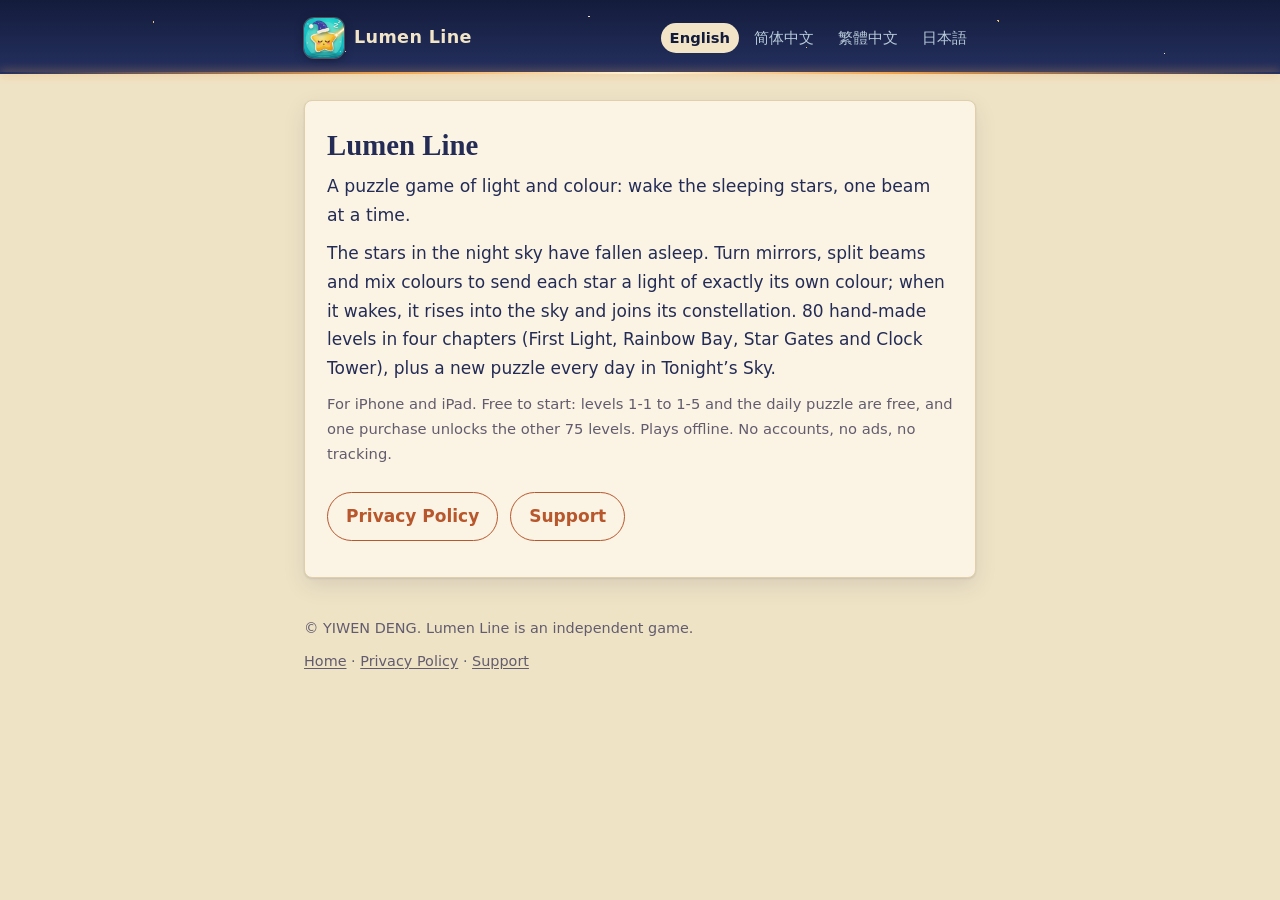
<file: index.html>
<!doctype html>
<html lang="en">
<head>
<meta charset="utf-8">
<meta name="viewport" content="width=device-width,initial-scale=1">
<meta name="color-scheme" content="light dark">
<meta name="description" content="Lumen Line: a puzzle game of light and colour. Wake the sleeping stars, one beam at a time.">
<title>Lumen Line</title>
<link rel="icon" href="icon.png">
<link rel="stylesheet" href="style.css">
</head>
<body>
<div class="sky"><header><a class="brand" href="index.html"><img src="icon.png" alt="" width="40" height="40">Lumen Line</a><nav class="lang" aria-label="Language"><a href="index.html" hreflang="en" lang="en" aria-current="page">English</a><a href="index.zh.html" hreflang="zh-Hans" lang="zh-Hans">简体中文</a><a href="index.zh-Hant.html" hreflang="zh-Hant" lang="zh-Hant">繁體中文</a><a href="index.ja.html" hreflang="ja" lang="ja">日本語</a></nav></header></div>
<main><div class="sheet">
<h1>Lumen Line</h1>
<p class="lead">A puzzle game of light and colour: wake the sleeping stars, one beam at a time.</p>
<p>The stars in the night sky have fallen asleep. Turn mirrors, split beams and mix colours to send each star a light of exactly its own colour; when it wakes, it rises into the sky and joins its constellation. 80 hand-made levels in four chapters (First Light, Rainbow Bay, Star Gates and Clock Tower), plus a new puzzle every day in Tonight’s Sky.</p>
<p class="muted">For iPhone and iPad. Free to start: levels 1-1 to 1-5 and the daily puzzle are free, and one purchase unlocks the other 75 levels. Plays offline. No accounts, no ads, no tracking.</p>
<ul class="links"><li><a href="privacy.html">Privacy Policy</a></li><li><a href="support.html">Support</a></li></ul>
</div></main>
<footer><p>© YIWEN DENG. Lumen Line is an independent game.</p><p><a href="index.html">Home</a> · <a href="privacy.html">Privacy Policy</a> · <a href="support.html">Support</a></p></footer>
</body>
</html>
</file>
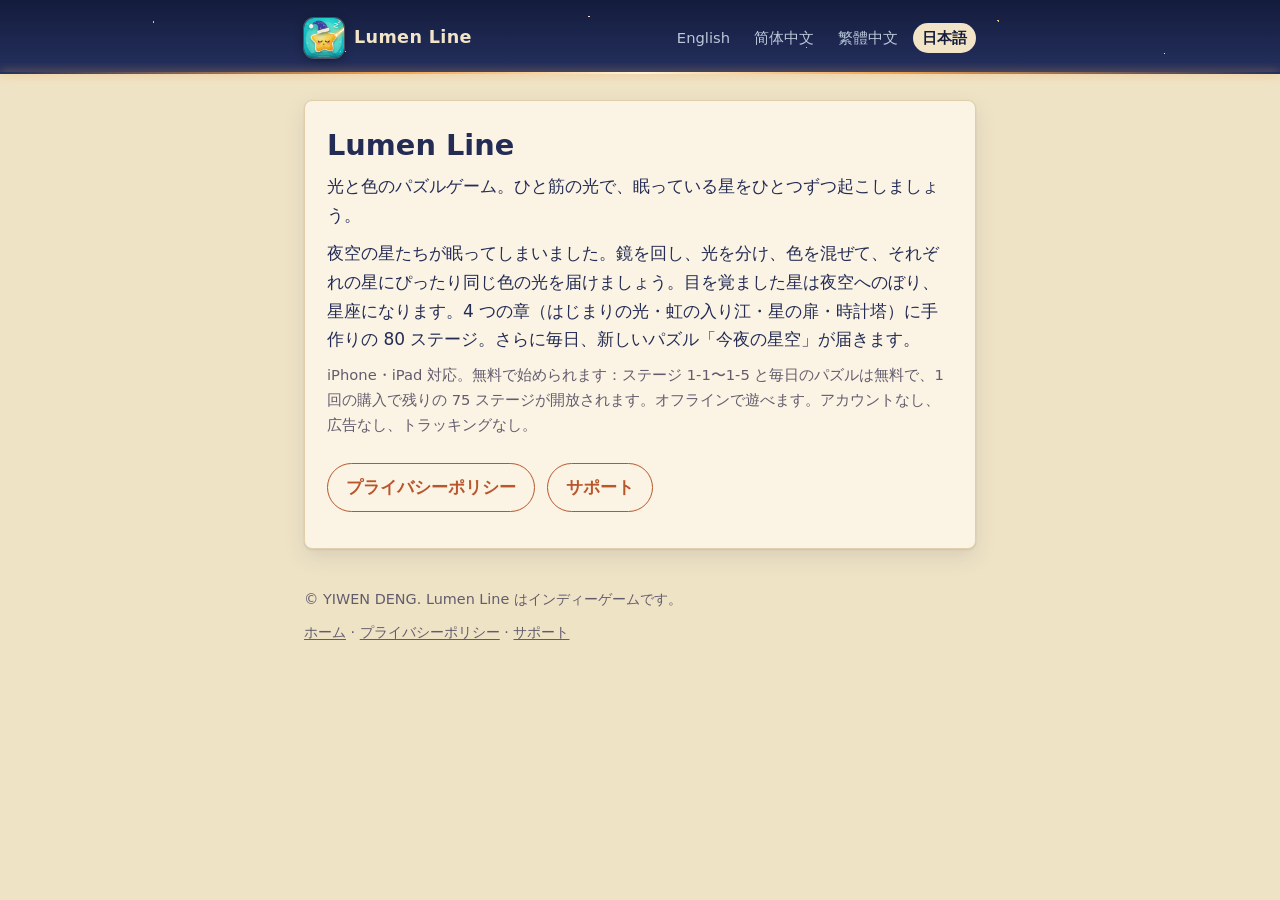
<file: index.ja.html>
<!doctype html>
<html lang="ja">
<head>
<meta charset="utf-8">
<meta name="viewport" content="width=device-width,initial-scale=1">
<meta name="color-scheme" content="light dark">
<meta name="description" content="Lumen Line：光と色のパズルゲーム。ひと筋の光で、眠っている星をひとつずつ起こしましょう。">
<title>Lumen Line</title>
<link rel="icon" href="icon.png">
<link rel="stylesheet" href="style.css">
</head>
<body>
<div class="sky"><header><a class="brand" href="index.ja.html"><img src="icon.png" alt="" width="40" height="40">Lumen Line</a><nav class="lang" aria-label="言語"><a href="index.html" hreflang="en" lang="en">English</a><a href="index.zh.html" hreflang="zh-Hans" lang="zh-Hans">简体中文</a><a href="index.zh-Hant.html" hreflang="zh-Hant" lang="zh-Hant">繁體中文</a><a href="index.ja.html" hreflang="ja" lang="ja" aria-current="page">日本語</a></nav></header></div>
<main><div class="sheet">
<h1>Lumen Line</h1>
<p class="lead">光と色のパズルゲーム。ひと筋の光で、眠っている星をひとつずつ起こしましょう。</p>
<p>夜空の星たちが眠ってしまいました。鏡を回し、光を分け、色を混ぜて、それぞれの星にぴったり同じ色の光を届けましょう。目を覚ました星は夜空へのぼり、星座になります。4 つの章（はじまりの光・虹の入り江・星の扉・時計塔）に手作りの 80 ステージ。さらに毎日、新しいパズル「今夜の星空」が届きます。</p>
<p class="muted">iPhone・iPad 対応。無料で始められます：ステージ 1-1〜1-5 と毎日のパズルは無料で、1 回の購入で残りの 75 ステージが開放されます。オフラインで遊べます。アカウントなし、広告なし、トラッキングなし。</p>
<ul class="links"><li><a href="privacy.ja.html">プライバシーポリシー</a></li><li><a href="support.ja.html">サポート</a></li></ul>
</div></main>
<footer><p>© YIWEN DENG. Lumen Line はインディーゲームです。</p><p><a href="index.ja.html">ホーム</a> · <a href="privacy.ja.html">プライバシーポリシー</a> · <a href="support.ja.html">サポート</a></p></footer>
</body>
</html>
</file>
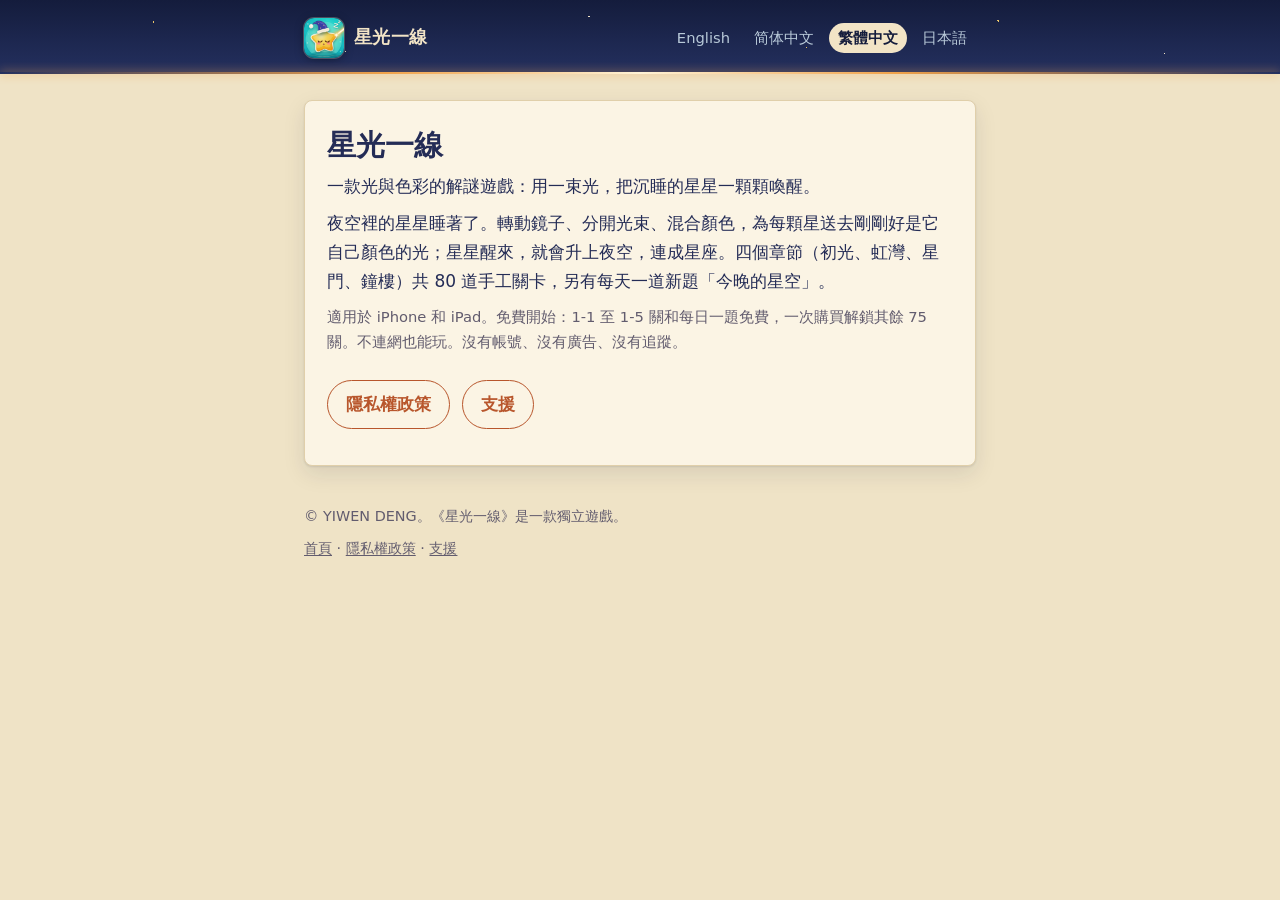
<file: index.zh-Hant.html>
<!doctype html>
<html lang="zh-Hant">
<head>
<meta charset="utf-8">
<meta name="viewport" content="width=device-width,initial-scale=1">
<meta name="color-scheme" content="light dark">
<meta name="description" content="《星光一線》：一款光與色彩的解謎遊戲，用一束光把沉睡的星星一顆顆喚醒。">
<title>星光一線</title>
<link rel="icon" href="icon.png">
<link rel="stylesheet" href="style.css">
</head>
<body>
<div class="sky"><header><a class="brand" href="index.zh-Hant.html"><img src="icon.png" alt="" width="40" height="40">星光一線</a><nav class="lang" aria-label="語言"><a href="index.html" hreflang="en" lang="en">English</a><a href="index.zh.html" hreflang="zh-Hans" lang="zh-Hans">简体中文</a><a href="index.zh-Hant.html" hreflang="zh-Hant" lang="zh-Hant" aria-current="page">繁體中文</a><a href="index.ja.html" hreflang="ja" lang="ja">日本語</a></nav></header></div>
<main><div class="sheet">
<h1>星光一線</h1>
<p class="lead">一款光與色彩的解謎遊戲：用一束光，把沉睡的星星一顆顆喚醒。</p>
<p>夜空裡的星星睡著了。轉動鏡子、分開光束、混合顏色，為每顆星送去剛剛好是它自己顏色的光；星星醒來，就會升上夜空，連成星座。四個章節（初光、虹灣、星門、鐘樓）共 80 道手工關卡，另有每天一道新題「今晚的星空」。</p>
<p class="muted">適用於 iPhone 和 iPad。免費開始：1-1 至 1-5 關和每日一題免費，一次購買解鎖其餘 75 關。不連網也能玩。沒有帳號、沒有廣告、沒有追蹤。</p>
<ul class="links"><li><a href="privacy.zh-Hant.html">隱私權政策</a></li><li><a href="support.zh-Hant.html">支援</a></li></ul>
</div></main>
<footer><p>© YIWEN DENG。《星光一線》是一款獨立遊戲。</p><p><a href="index.zh-Hant.html">首頁</a> · <a href="privacy.zh-Hant.html">隱私權政策</a> · <a href="support.zh-Hant.html">支援</a></p></footer>
</body>
</html>
</file>
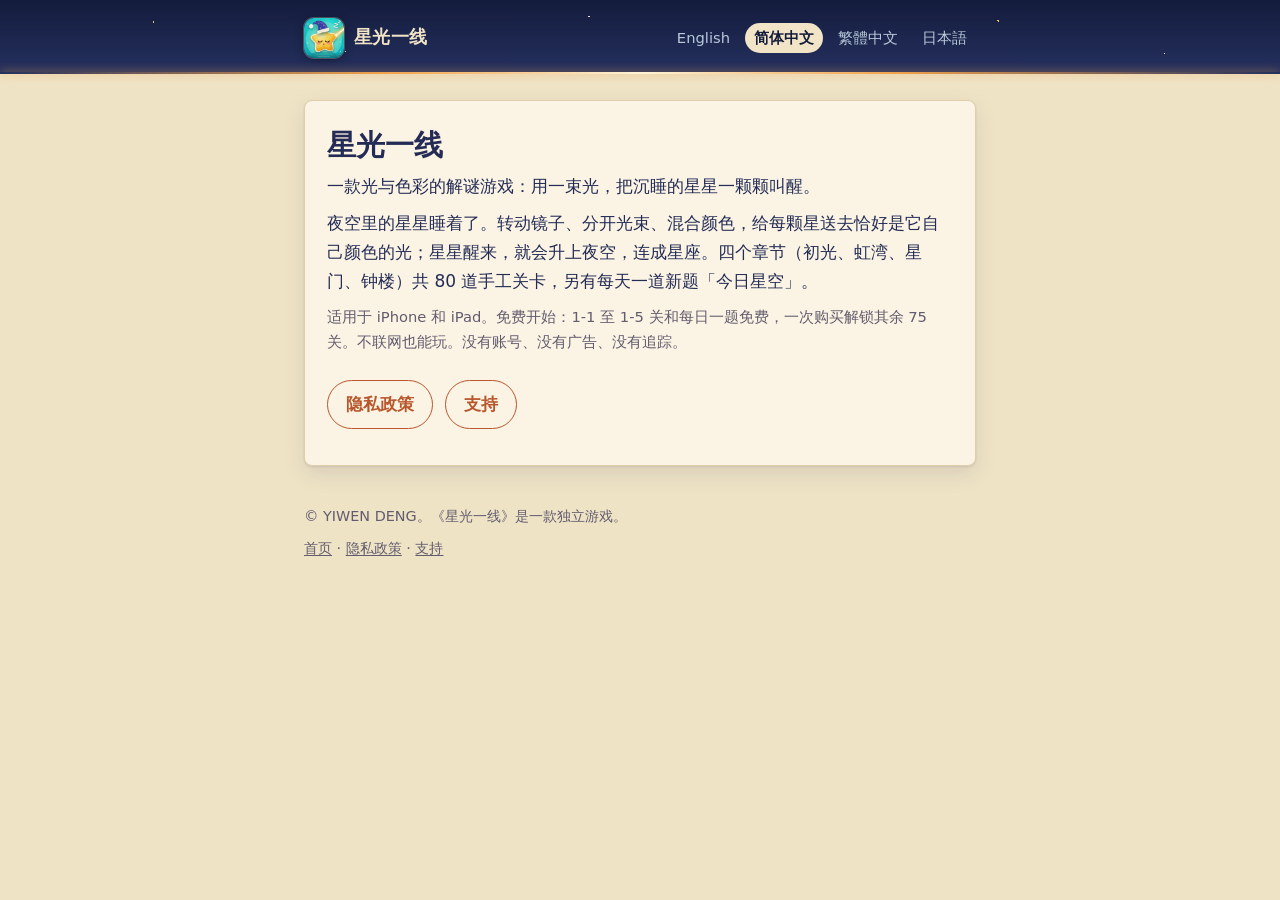
<file: index.zh.html>
<!doctype html>
<html lang="zh-Hans">
<head>
<meta charset="utf-8">
<meta name="viewport" content="width=device-width,initial-scale=1">
<meta name="color-scheme" content="light dark">
<meta name="description" content="《星光一线》：一款光与色彩的解谜游戏，用一束光把沉睡的星星一颗颗叫醒。">
<title>星光一线</title>
<link rel="icon" href="icon.png">
<link rel="stylesheet" href="style.css">
</head>
<body>
<div class="sky"><header><a class="brand" href="index.zh.html"><img src="icon.png" alt="" width="40" height="40">星光一线</a><nav class="lang" aria-label="语言"><a href="index.html" hreflang="en" lang="en">English</a><a href="index.zh.html" hreflang="zh-Hans" lang="zh-Hans" aria-current="page">简体中文</a><a href="index.zh-Hant.html" hreflang="zh-Hant" lang="zh-Hant">繁體中文</a><a href="index.ja.html" hreflang="ja" lang="ja">日本語</a></nav></header></div>
<main><div class="sheet">
<h1>星光一线</h1>
<p class="lead">一款光与色彩的解谜游戏：用一束光，把沉睡的星星一颗颗叫醒。</p>
<p>夜空里的星星睡着了。转动镜子、分开光束、混合颜色，给每颗星送去恰好是它自己颜色的光；星星醒来，就会升上夜空，连成星座。四个章节（初光、虹湾、星门、钟楼）共 80 道手工关卡，另有每天一道新题「今日星空」。</p>
<p class="muted">适用于 iPhone 和 iPad。免费开始：1-1 至 1-5 关和每日一题免费，一次购买解锁其余 75 关。不联网也能玩。没有账号、没有广告、没有追踪。</p>
<ul class="links"><li><a href="privacy.zh.html">隐私政策</a></li><li><a href="support.zh.html">支持</a></li></ul>
</div></main>
<footer><p>© YIWEN DENG。《星光一线》是一款独立游戏。</p><p><a href="index.zh.html">首页</a> · <a href="privacy.zh.html">隐私政策</a> · <a href="support.zh.html">支持</a></p></footer>
</body>
</html>
</file>
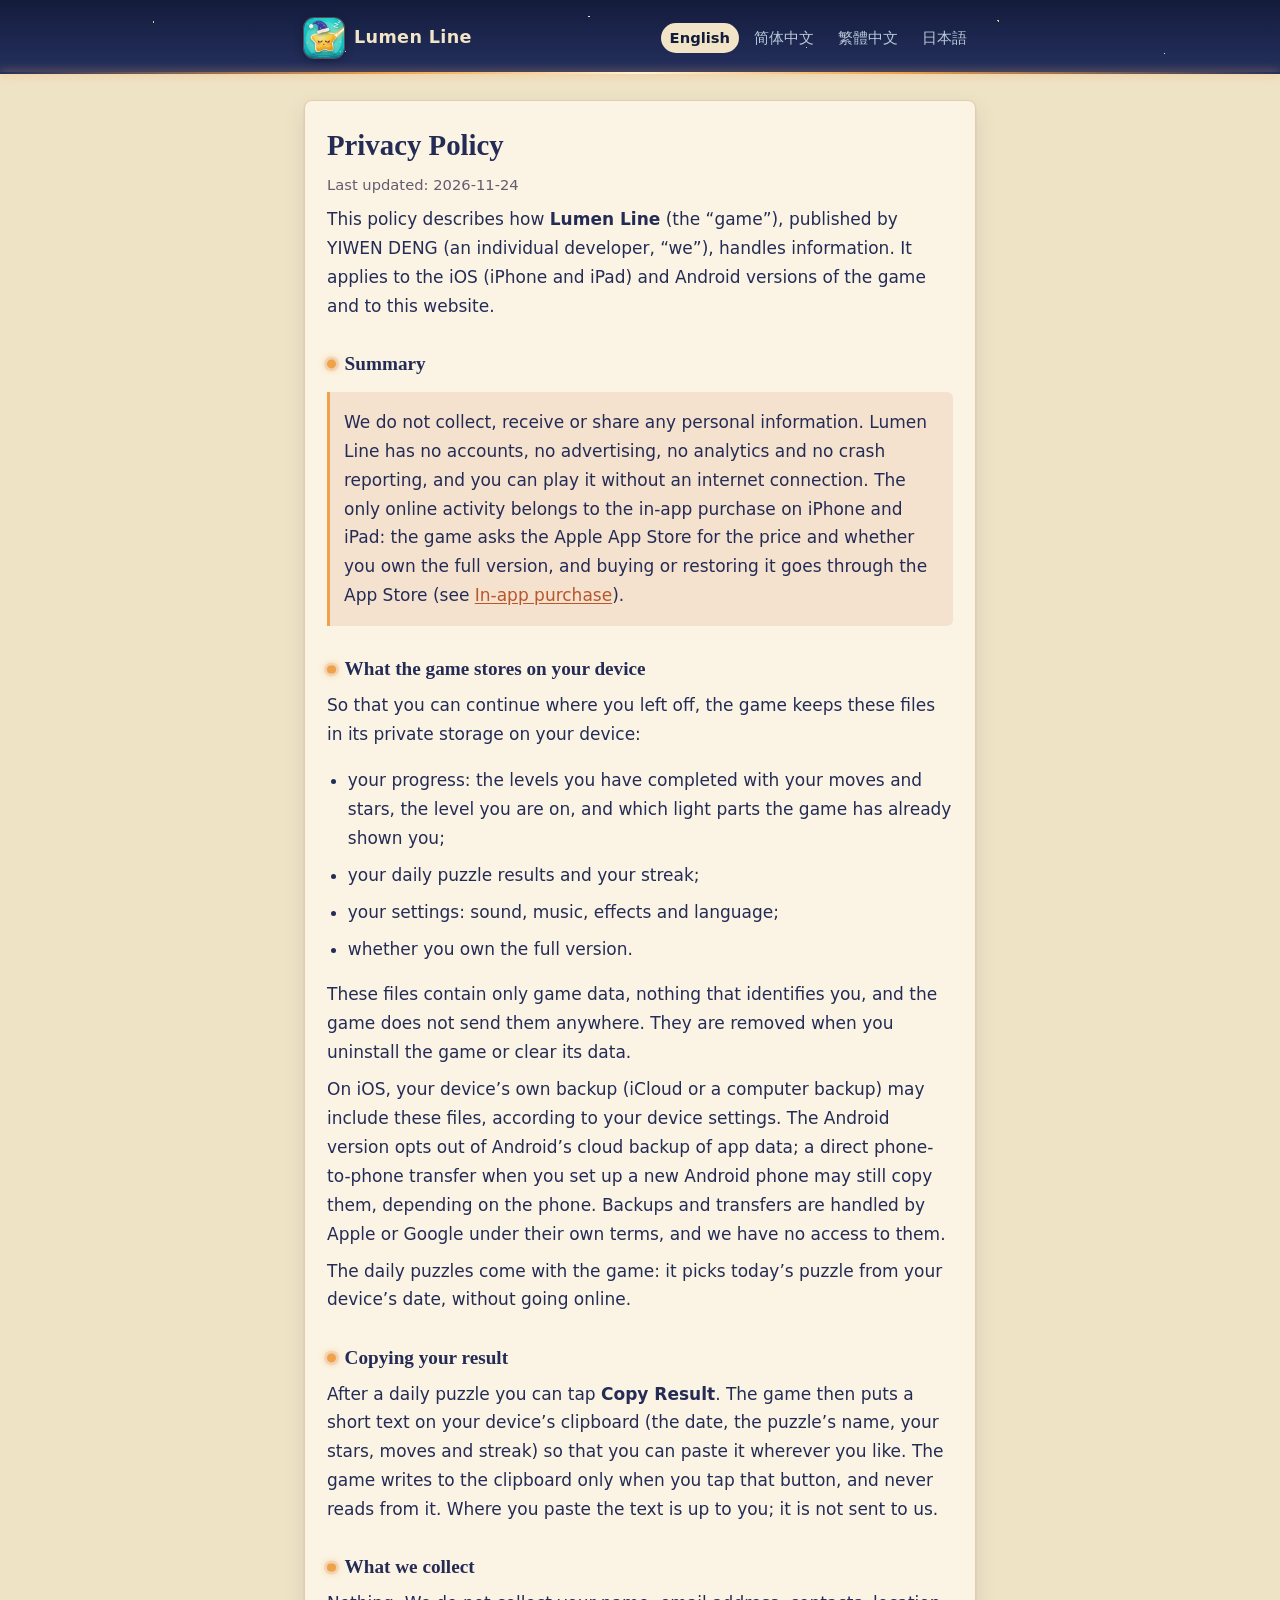
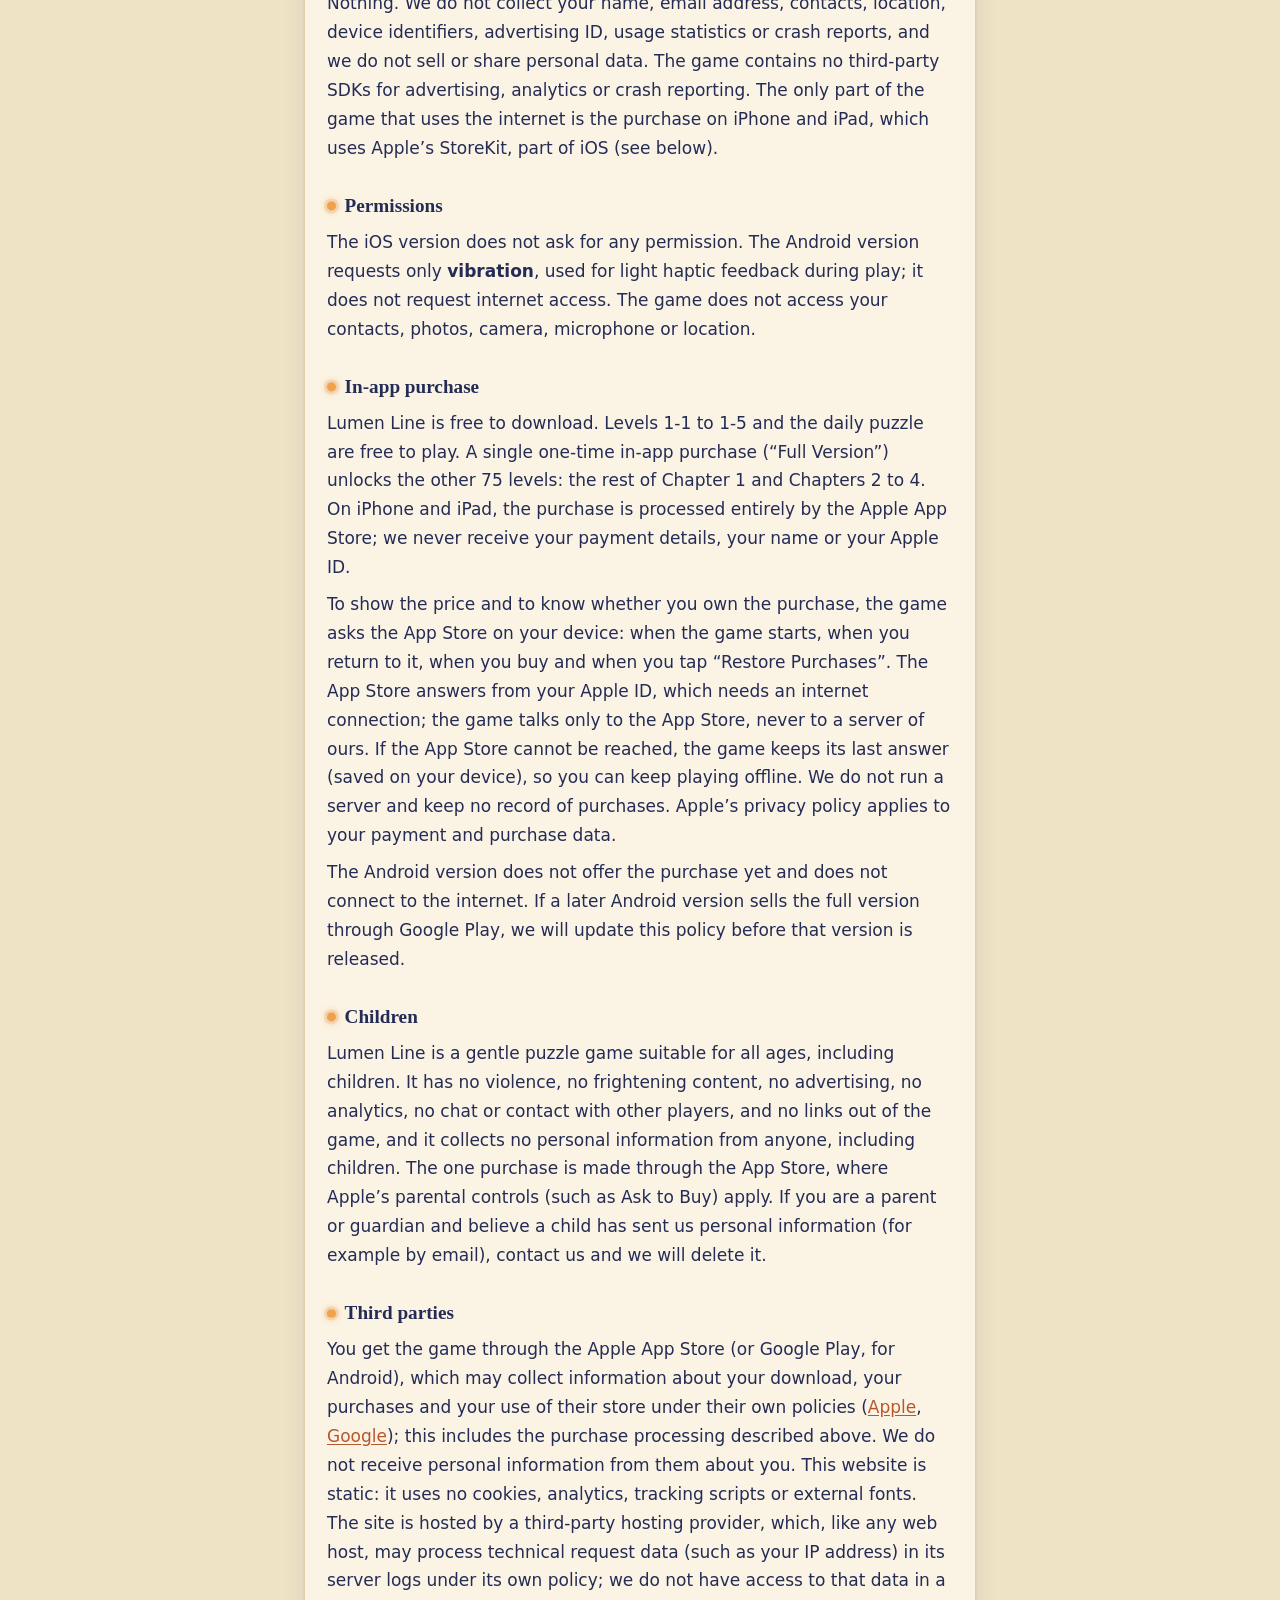
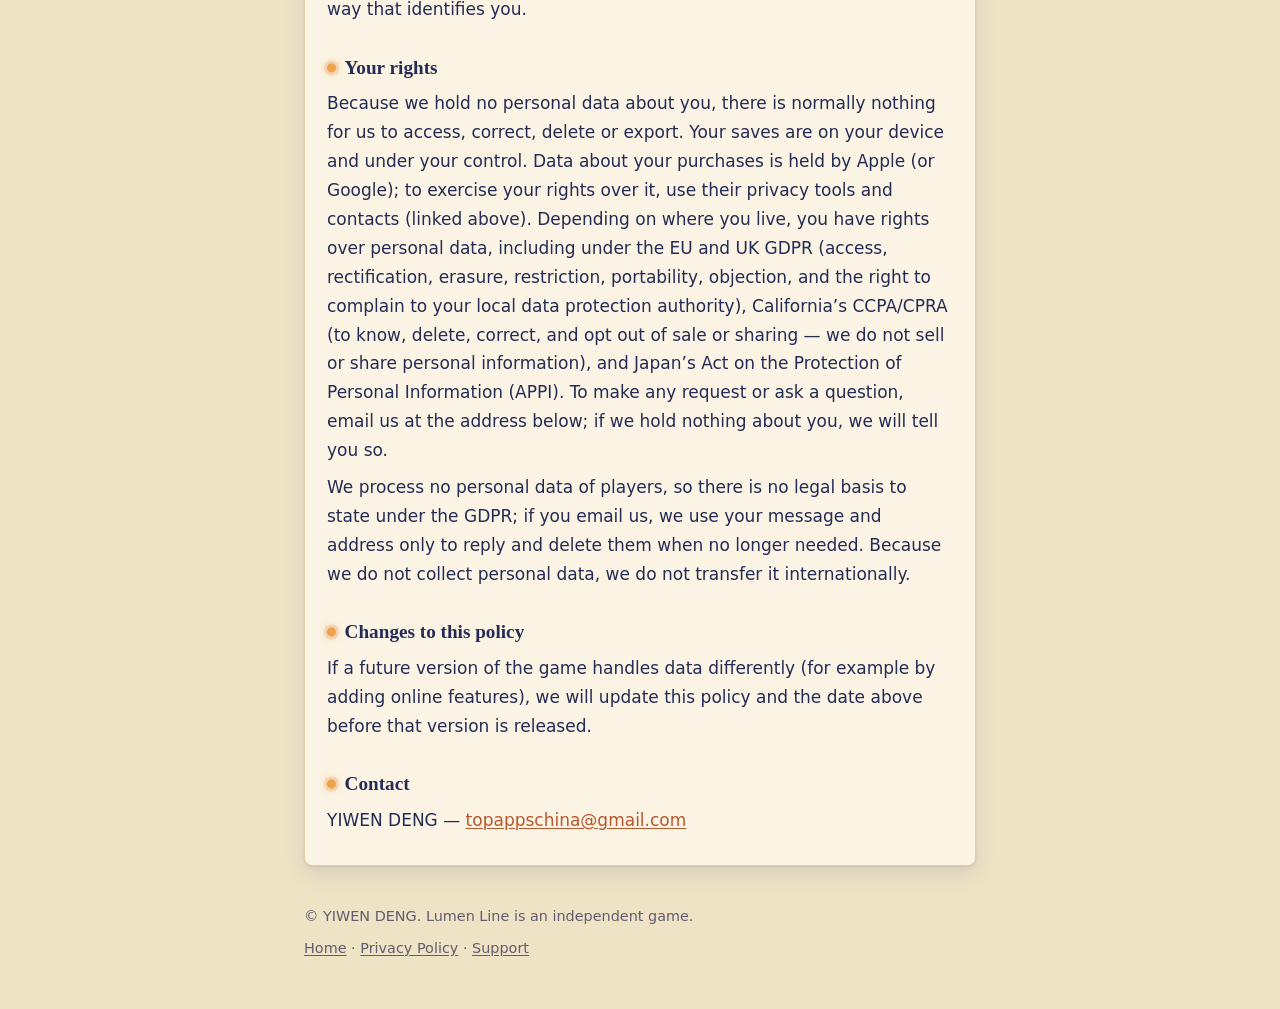
<file: privacy.html>
<!doctype html>
<html lang="en">
<head>
<meta charset="utf-8">
<meta name="viewport" content="width=device-width,initial-scale=1">
<meta name="color-scheme" content="light dark">
<meta name="description" content="Privacy policy for the mobile game Lumen Line.">
<title>Lumen Line — Privacy Policy</title>
<link rel="icon" href="icon.png">
<link rel="stylesheet" href="style.css">
</head>
<body>
<div class="sky"><header><a class="brand" href="index.html"><img src="icon.png" alt="" width="40" height="40">Lumen Line</a><nav class="lang" aria-label="Language"><a href="privacy.html" hreflang="en" lang="en" aria-current="page">English</a><a href="privacy.zh.html" hreflang="zh-Hans" lang="zh-Hans">简体中文</a><a href="privacy.zh-Hant.html" hreflang="zh-Hant" lang="zh-Hant">繁體中文</a><a href="privacy.ja.html" hreflang="ja" lang="ja">日本語</a></nav></header></div>
<main><div class="sheet">
<h1>Privacy Policy</h1>
<p class="muted">Last updated: 2026-11-24</p>
<p>This policy describes how <strong>Lumen Line</strong> (the “game”), published by YIWEN DENG (an individual developer, “we”), handles information. It applies to the iOS (iPhone and iPad) and Android versions of the game and to this website.</p>

<h2>Summary</h2>
<div class="note"><p>We do not collect, receive or share any personal information. Lumen Line has no accounts, no advertising, no analytics and no crash reporting, and you can play it without an internet connection. The only online activity belongs to the in-app purchase on iPhone and iPad: the game asks the Apple App Store for the price and whether you own the full version, and buying or restoring it goes through the App Store (see <a href="#purchase">In-app purchase</a>).</p></div>

<h2>What the game stores on your device</h2>
<p>So that you can continue where you left off, the game keeps these files in its private storage on your device:</p>
<ul>
<li>your progress: the levels you have completed with your moves and stars, the level you are on, and which light parts the game has already shown you;</li>
<li>your daily puzzle results and your streak;</li>
<li>your settings: sound, music, effects and language;</li>
<li>whether you own the full version.</li>
</ul>
<p>These files contain only game data, nothing that identifies you, and the game does not send them anywhere. They are removed when you uninstall the game or clear its data.</p>
<p>On iOS, your device’s own backup (iCloud or a computer backup) may include these files, according to your device settings. The Android version opts out of Android’s cloud backup of app data; a direct phone-to-phone transfer when you set up a new Android phone may still copy them, depending on the phone. Backups and transfers are handled by Apple or Google under their own terms, and we have no access to them.</p>
<p>The daily puzzles come with the game: it picks today’s puzzle from your device’s date, without going online.</p>

<h2 id="clipboard">Copying your result</h2>
<p>After a daily puzzle you can tap <strong>Copy Result</strong>. The game then puts a short text on your device’s clipboard (the date, the puzzle’s name, your stars, moves and streak) so that you can paste it wherever you like. The game writes to the clipboard only when you tap that button, and never reads from it. Where you paste the text is up to you; it is not sent to us.</p>

<h2>What we collect</h2>
<p>Nothing. We do not collect your name, email address, contacts, location, device identifiers, advertising ID, usage statistics or crash reports, and we do not sell or share personal data. The game contains no third-party SDKs for advertising, analytics or crash reporting. The only part of the game that uses the internet is the purchase on iPhone and iPad, which uses Apple’s StoreKit, part of iOS (see below).</p>

<h2>Permissions</h2>
<p>The iOS version does not ask for any permission. The Android version requests only <strong>vibration</strong>, used for light haptic feedback during play; it does not request internet access. The game does not access your contacts, photos, camera, microphone or location.</p>

<h2 id="purchase">In-app purchase</h2>
<p>Lumen Line is free to download. Levels 1-1 to 1-5 and the daily puzzle are free to play. A single one-time in-app purchase (“Full Version”) unlocks the other 75 levels: the rest of Chapter 1 and Chapters 2 to 4. On iPhone and iPad, the purchase is processed entirely by the Apple App Store; we never receive your payment details, your name or your Apple ID.</p>
<p>To show the price and to know whether you own the purchase, the game asks the App Store on your device: when the game starts, when you return to it, when you buy and when you tap “Restore Purchases”. The App Store answers from your Apple ID, which needs an internet connection; the game talks only to the App Store, never to a server of ours. If the App Store cannot be reached, the game keeps its last answer (saved on your device), so you can keep playing offline. We do not run a server and keep no record of purchases. Apple’s privacy policy applies to your payment and purchase data.</p>
<p>The Android version does not offer the purchase yet and does not connect to the internet. If a later Android version sells the full version through Google Play, we will update this policy before that version is released.</p>

<h2>Children</h2>
<p>Lumen Line is a gentle puzzle game suitable for all ages, including children. It has no violence, no frightening content, no advertising, no analytics, no chat or contact with other players, and no links out of the game, and it collects no personal information from anyone, including children. The one purchase is made through the App Store, where Apple’s parental controls (such as Ask to Buy) apply. If you are a parent or guardian and believe a child has sent us personal information (for example by email), contact us and we will delete it.</p>

<h2>Third parties</h2>
<p>You get the game through the Apple App Store (or Google Play, for Android), which may collect information about your download, your purchases and your use of their store under their own policies (<a href="https://www.apple.com/legal/privacy/">Apple</a>, <a href="https://policies.google.com/privacy">Google</a>); this includes the purchase processing described above. We do not receive personal information from them about you. This website is static: it uses no cookies, analytics, tracking scripts or external fonts. The site is hosted by a third-party hosting provider, which, like any web host, may process technical request data (such as your IP address) in its server logs under its own policy; we do not have access to that data in a way that identifies you.</p>

<h2>Your rights</h2>
<p>Because we hold no personal data about you, there is normally nothing for us to access, correct, delete or export. Your saves are on your device and under your control. Data about your purchases is held by Apple (or Google); to exercise your rights over it, use their privacy tools and contacts (linked above). Depending on where you live, you have rights over personal data, including under the EU and UK GDPR (access, rectification, erasure, restriction, portability, objection, and the right to complain to your local data protection authority), California’s CCPA/CPRA (to know, delete, correct, and opt out of sale or sharing — we do not sell or share personal information), and Japan’s Act on the Protection of Personal Information (APPI). To make any request or ask a question, email us at the address below; if we hold nothing about you, we will tell you so.</p>
<p>We process no personal data of players, so there is no legal basis to state under the GDPR; if you email us, we use your message and address only to reply and delete them when no longer needed. Because we do not collect personal data, we do not transfer it internationally.</p>

<h2>Changes to this policy</h2>
<p>If a future version of the game handles data differently (for example by adding online features), we will update this policy and the date above before that version is released.</p>

<h2>Contact</h2>
<p>YIWEN DENG — <a href="mailto:topappschina@gmail.com">topappschina@gmail.com</a></p>
</div></main>
<footer><p>© YIWEN DENG. Lumen Line is an independent game.</p><p><a href="index.html">Home</a> · <a href="privacy.html">Privacy Policy</a> · <a href="support.html">Support</a></p></footer>
</body>
</html>
</file>
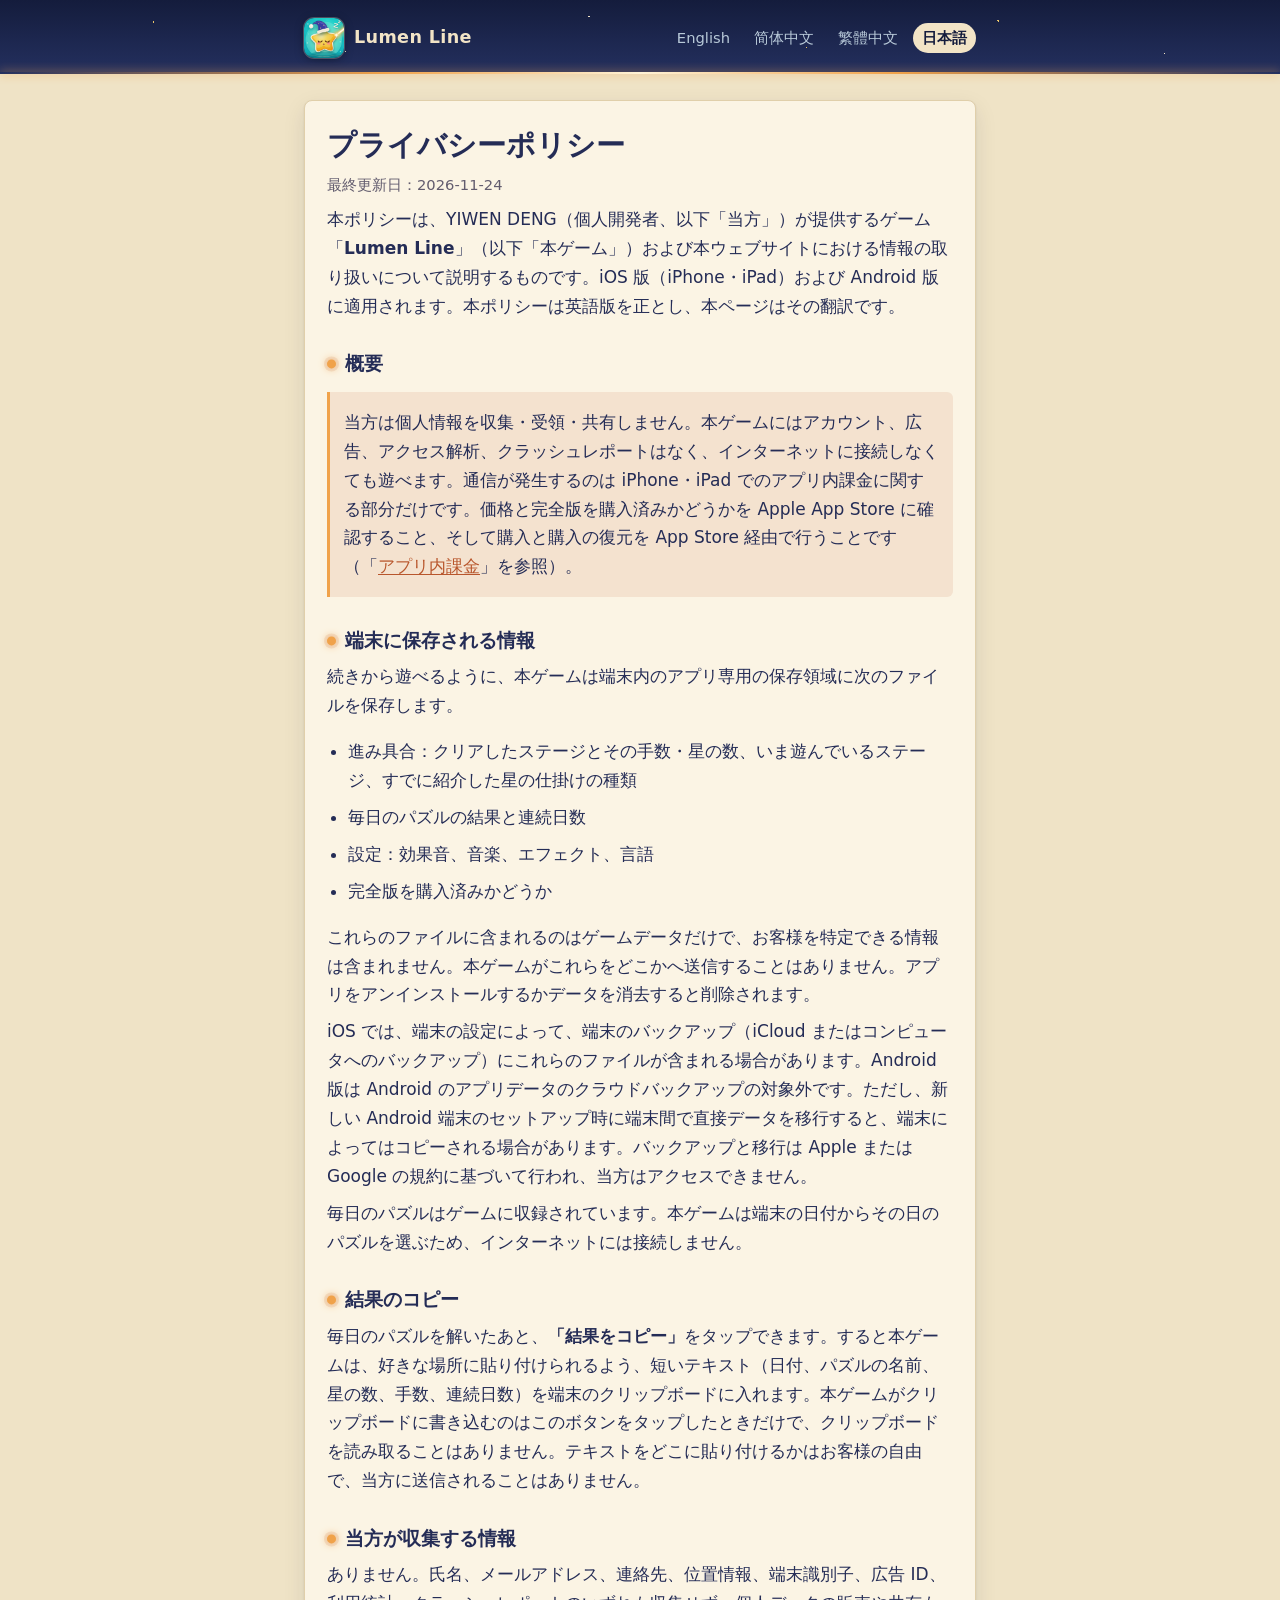
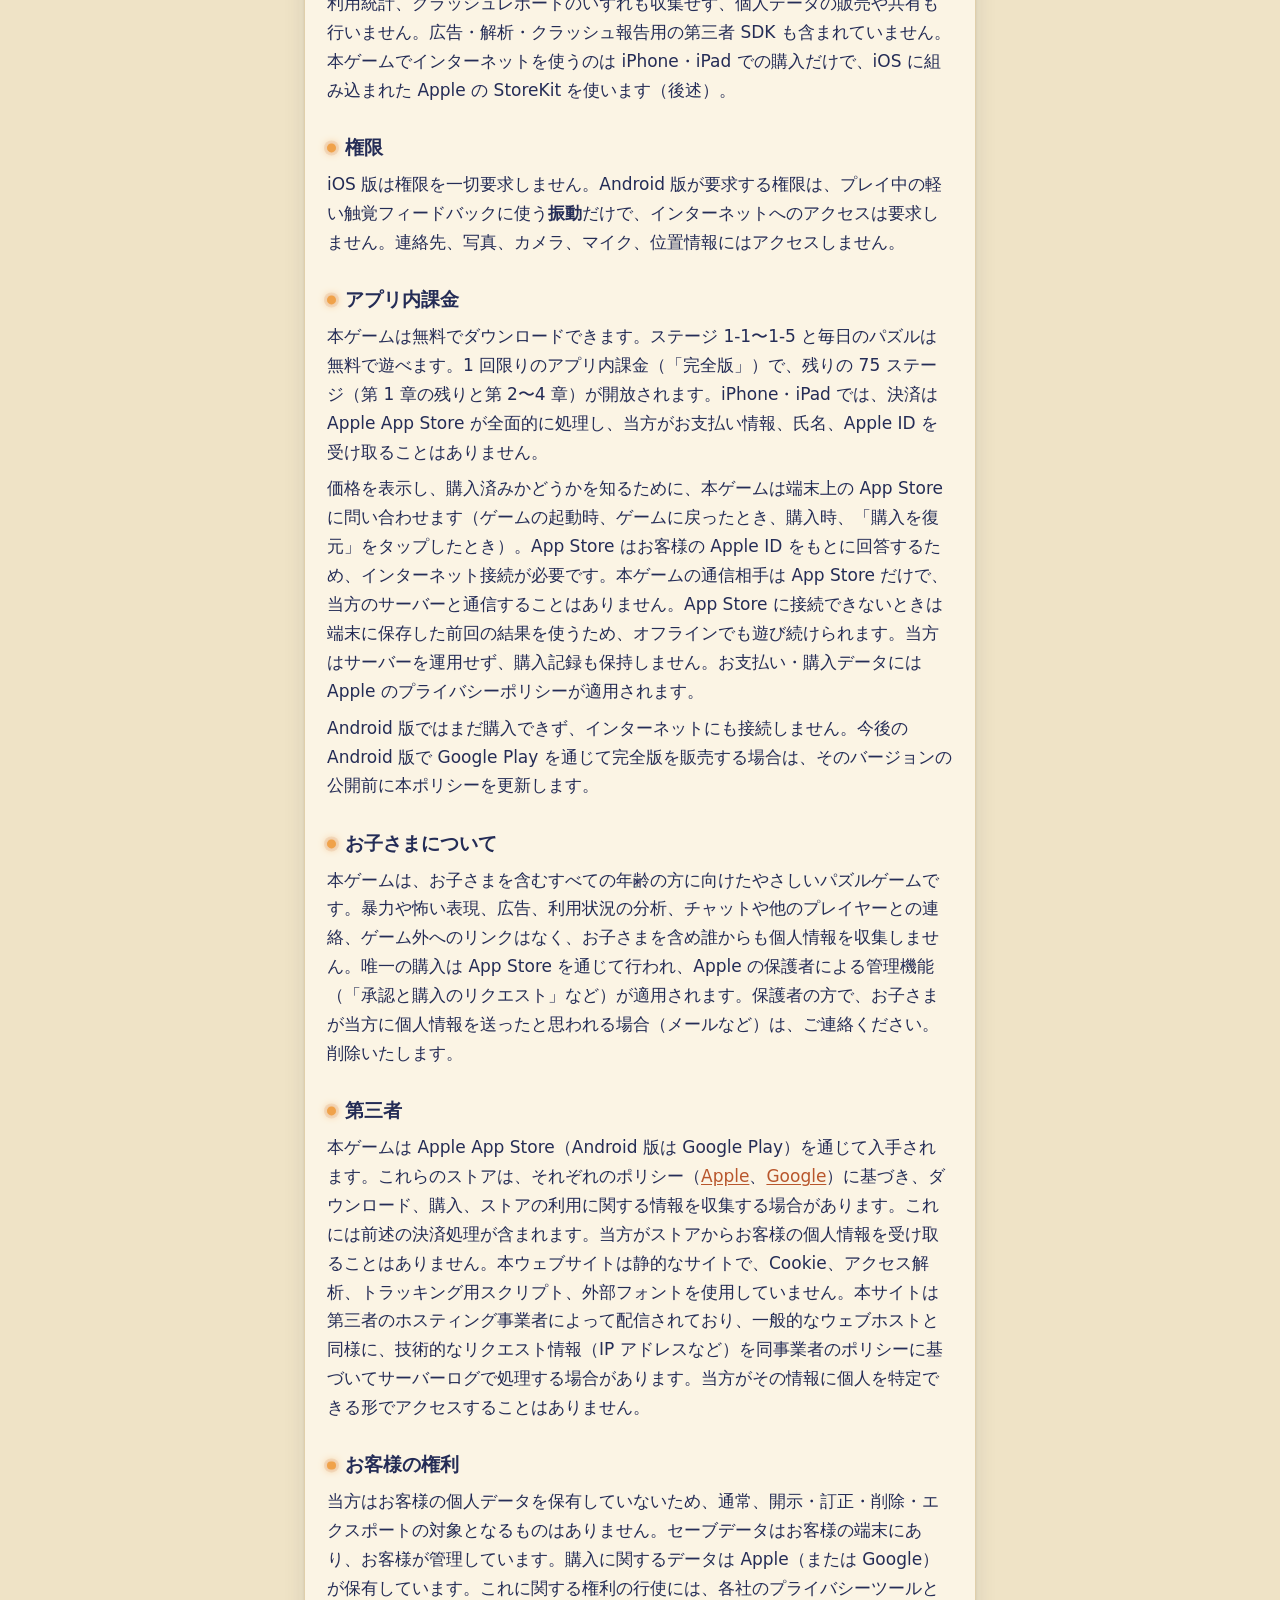
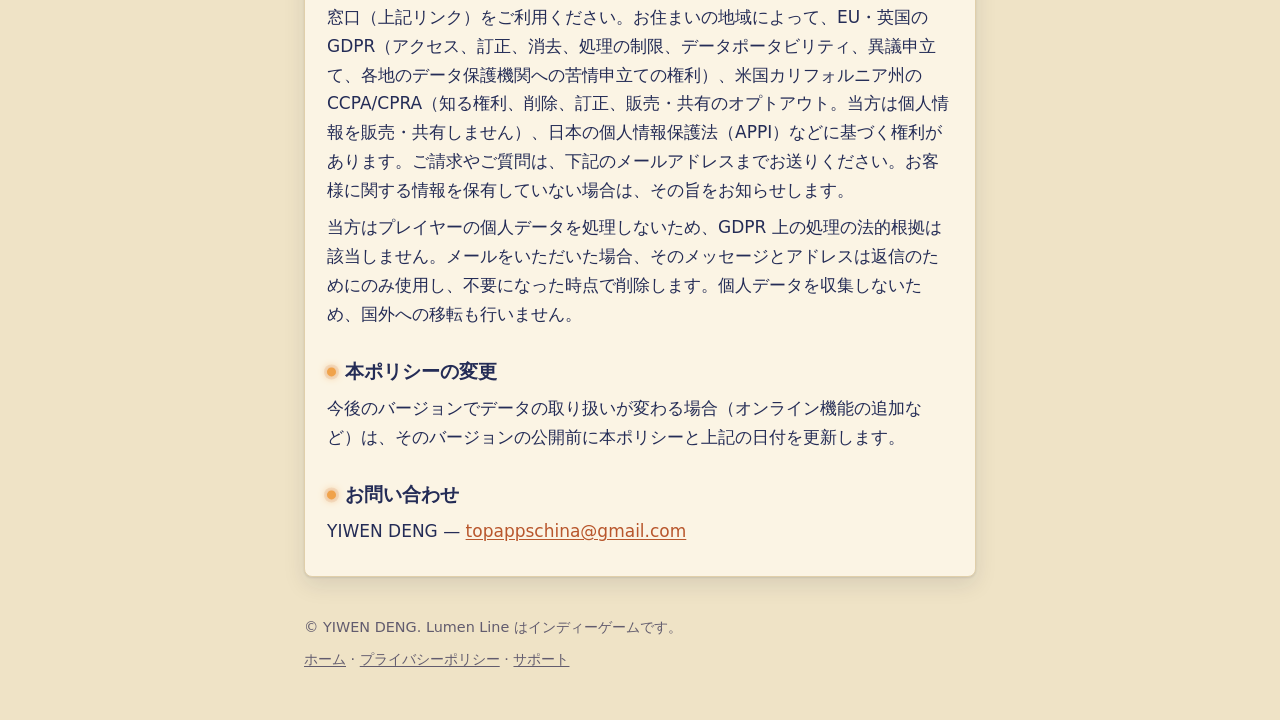
<file: privacy.ja.html>
<!doctype html>
<html lang="ja">
<head>
<meta charset="utf-8">
<meta name="viewport" content="width=device-width,initial-scale=1">
<meta name="color-scheme" content="light dark">
<meta name="description" content="モバイルゲーム「Lumen Line」のプライバシーポリシー。">
<title>Lumen Line — プライバシーポリシー</title>
<link rel="icon" href="icon.png">
<link rel="stylesheet" href="style.css">
</head>
<body>
<div class="sky"><header><a class="brand" href="index.ja.html"><img src="icon.png" alt="" width="40" height="40">Lumen Line</a><nav class="lang" aria-label="言語"><a href="privacy.html" hreflang="en" lang="en">English</a><a href="privacy.zh.html" hreflang="zh-Hans" lang="zh-Hans">简体中文</a><a href="privacy.zh-Hant.html" hreflang="zh-Hant" lang="zh-Hant">繁體中文</a><a href="privacy.ja.html" hreflang="ja" lang="ja" aria-current="page">日本語</a></nav></header></div>
<main><div class="sheet">
<h1>プライバシーポリシー</h1>
<p class="muted">最終更新日：2026-11-24</p>
<p>本ポリシーは、YIWEN DENG（個人開発者、以下「当方」）が提供するゲーム「<strong>Lumen Line</strong>」（以下「本ゲーム」）および本ウェブサイトにおける情報の取り扱いについて説明するものです。iOS 版（iPhone・iPad）および Android 版に適用されます。本ポリシーは英語版を正とし、本ページはその翻訳です。</p>

<h2>概要</h2>
<div class="note"><p>当方は個人情報を収集・受領・共有しません。本ゲームにはアカウント、広告、アクセス解析、クラッシュレポートはなく、インターネットに接続しなくても遊べます。通信が発生するのは iPhone・iPad でのアプリ内課金に関する部分だけです。価格と完全版を購入済みかどうかを Apple App Store に確認すること、そして購入と購入の復元を App Store 経由で行うことです（「<a href="#purchase">アプリ内課金</a>」を参照）。</p></div>

<h2>端末に保存される情報</h2>
<p>続きから遊べるように、本ゲームは端末内のアプリ専用の保存領域に次のファイルを保存します。</p>
<ul>
<li>進み具合：クリアしたステージとその手数・星の数、いま遊んでいるステージ、すでに紹介した星の仕掛けの種類</li>
<li>毎日のパズルの結果と連続日数</li>
<li>設定：効果音、音楽、エフェクト、言語</li>
<li>完全版を購入済みかどうか</li>
</ul>
<p>これらのファイルに含まれるのはゲームデータだけで、お客様を特定できる情報は含まれません。本ゲームがこれらをどこかへ送信することはありません。アプリをアンインストールするかデータを消去すると削除されます。</p>
<p>iOS では、端末の設定によって、端末のバックアップ（iCloud またはコンピュータへのバックアップ）にこれらのファイルが含まれる場合があります。Android 版は Android のアプリデータのクラウドバックアップの対象外です。ただし、新しい Android 端末のセットアップ時に端末間で直接データを移行すると、端末によってはコピーされる場合があります。バックアップと移行は Apple または Google の規約に基づいて行われ、当方はアクセスできません。</p>
<p>毎日のパズルはゲームに収録されています。本ゲームは端末の日付からその日のパズルを選ぶため、インターネットには接続しません。</p>

<h2 id="clipboard">結果のコピー</h2>
<p>毎日のパズルを解いたあと、<strong>「結果をコピー」</strong>をタップできます。すると本ゲームは、好きな場所に貼り付けられるよう、短いテキスト（日付、パズルの名前、星の数、手数、連続日数）を端末のクリップボードに入れます。本ゲームがクリップボードに書き込むのはこのボタンをタップしたときだけで、クリップボードを読み取ることはありません。テキストをどこに貼り付けるかはお客様の自由で、当方に送信されることはありません。</p>

<h2>当方が収集する情報</h2>
<p>ありません。氏名、メールアドレス、連絡先、位置情報、端末識別子、広告 ID、利用統計、クラッシュレポートのいずれも収集せず、個人データの販売や共有も行いません。広告・解析・クラッシュ報告用の第三者 SDK も含まれていません。本ゲームでインターネットを使うのは iPhone・iPad での購入だけで、iOS に組み込まれた Apple の StoreKit を使います（後述）。</p>

<h2>権限</h2>
<p>iOS 版は権限を一切要求しません。Android 版が要求する権限は、プレイ中の軽い触覚フィードバックに使う<strong>振動</strong>だけで、インターネットへのアクセスは要求しません。連絡先、写真、カメラ、マイク、位置情報にはアクセスしません。</p>

<h2 id="purchase">アプリ内課金</h2>
<p>本ゲームは無料でダウンロードできます。ステージ 1-1〜1-5 と毎日のパズルは無料で遊べます。1 回限りのアプリ内課金（「完全版」）で、残りの 75 ステージ（第 1 章の残りと第 2〜4 章）が開放されます。iPhone・iPad では、決済は Apple App Store が全面的に処理し、当方がお支払い情報、氏名、Apple ID を受け取ることはありません。</p>
<p>価格を表示し、購入済みかどうかを知るために、本ゲームは端末上の App Store に問い合わせます（ゲームの起動時、ゲームに戻ったとき、購入時、「購入を復元」をタップしたとき）。App Store はお客様の Apple ID をもとに回答するため、インターネット接続が必要です。本ゲームの通信相手は App Store だけで、当方のサーバーと通信することはありません。App Store に接続できないときは端末に保存した前回の結果を使うため、オフラインでも遊び続けられます。当方はサーバーを運用せず、購入記録も保持しません。お支払い・購入データには Apple のプライバシーポリシーが適用されます。</p>
<p>Android 版ではまだ購入できず、インターネットにも接続しません。今後の Android 版で Google Play を通じて完全版を販売する場合は、そのバージョンの公開前に本ポリシーを更新します。</p>

<h2>お子さまについて</h2>
<p>本ゲームは、お子さまを含むすべての年齢の方に向けたやさしいパズルゲームです。暴力や怖い表現、広告、利用状況の分析、チャットや他のプレイヤーとの連絡、ゲーム外へのリンクはなく、お子さまを含め誰からも個人情報を収集しません。唯一の購入は App Store を通じて行われ、Apple の保護者による管理機能（「承認と購入のリクエスト」など）が適用されます。保護者の方で、お子さまが当方に個人情報を送ったと思われる場合（メールなど）は、ご連絡ください。削除いたします。</p>

<h2>第三者</h2>
<p>本ゲームは Apple App Store（Android 版は Google Play）を通じて入手されます。これらのストアは、それぞれのポリシー（<a href="https://www.apple.com/jp/legal/privacy/">Apple</a>、<a href="https://policies.google.com/privacy?hl=ja">Google</a>）に基づき、ダウンロード、購入、ストアの利用に関する情報を収集する場合があります。これには前述の決済処理が含まれます。当方がストアからお客様の個人情報を受け取ることはありません。本ウェブサイトは静的なサイトで、Cookie、アクセス解析、トラッキング用スクリプト、外部フォントを使用していません。本サイトは第三者のホスティング事業者によって配信されており、一般的なウェブホストと同様に、技術的なリクエスト情報（IP アドレスなど）を同事業者のポリシーに基づいてサーバーログで処理する場合があります。当方がその情報に個人を特定できる形でアクセスすることはありません。</p>

<h2>お客様の権利</h2>
<p>当方はお客様の個人データを保有していないため、通常、開示・訂正・削除・エクスポートの対象となるものはありません。セーブデータはお客様の端末にあり、お客様が管理しています。購入に関するデータは Apple（または Google）が保有しています。これに関する権利の行使には、各社のプライバシーツールと窓口（上記リンク）をご利用ください。お住まいの地域によって、EU・英国の GDPR（アクセス、訂正、消去、処理の制限、データポータビリティ、異議申立て、各地のデータ保護機関への苦情申立ての権利）、米国カリフォルニア州の CCPA/CPRA（知る権利、削除、訂正、販売・共有のオプトアウト。当方は個人情報を販売・共有しません）、日本の個人情報保護法（APPI）などに基づく権利があります。ご請求やご質問は、下記のメールアドレスまでお送りください。お客様に関する情報を保有していない場合は、その旨をお知らせします。</p>
<p>当方はプレイヤーの個人データを処理しないため、GDPR 上の処理の法的根拠は該当しません。メールをいただいた場合、そのメッセージとアドレスは返信のためにのみ使用し、不要になった時点で削除します。個人データを収集しないため、国外への移転も行いません。</p>

<h2>本ポリシーの変更</h2>
<p>今後のバージョンでデータの取り扱いが変わる場合（オンライン機能の追加など）は、そのバージョンの公開前に本ポリシーと上記の日付を更新します。</p>

<h2>お問い合わせ</h2>
<p>YIWEN DENG — <a href="mailto:topappschina@gmail.com">topappschina@gmail.com</a></p>
</div></main>
<footer><p>© YIWEN DENG. Lumen Line はインディーゲームです。</p><p><a href="index.ja.html">ホーム</a> · <a href="privacy.ja.html">プライバシーポリシー</a> · <a href="support.ja.html">サポート</a></p></footer>
</body>
</html>
</file>
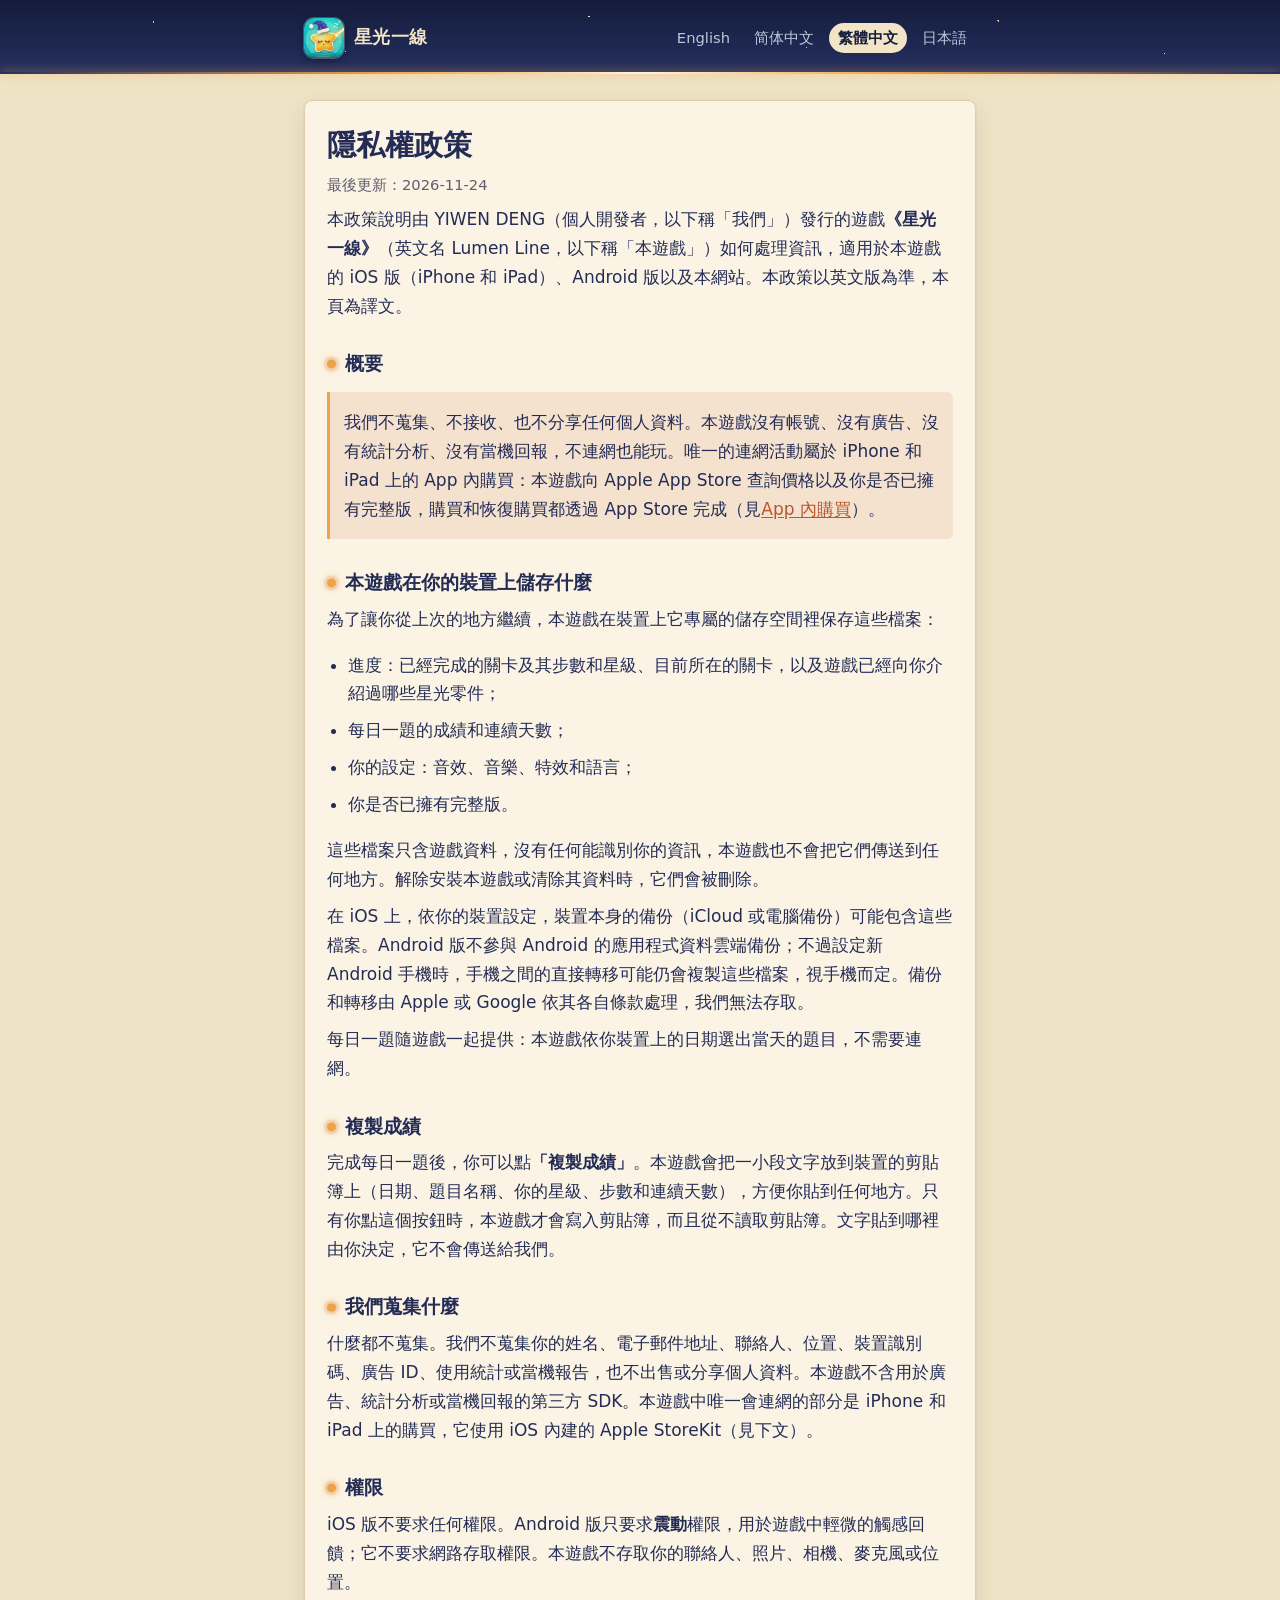
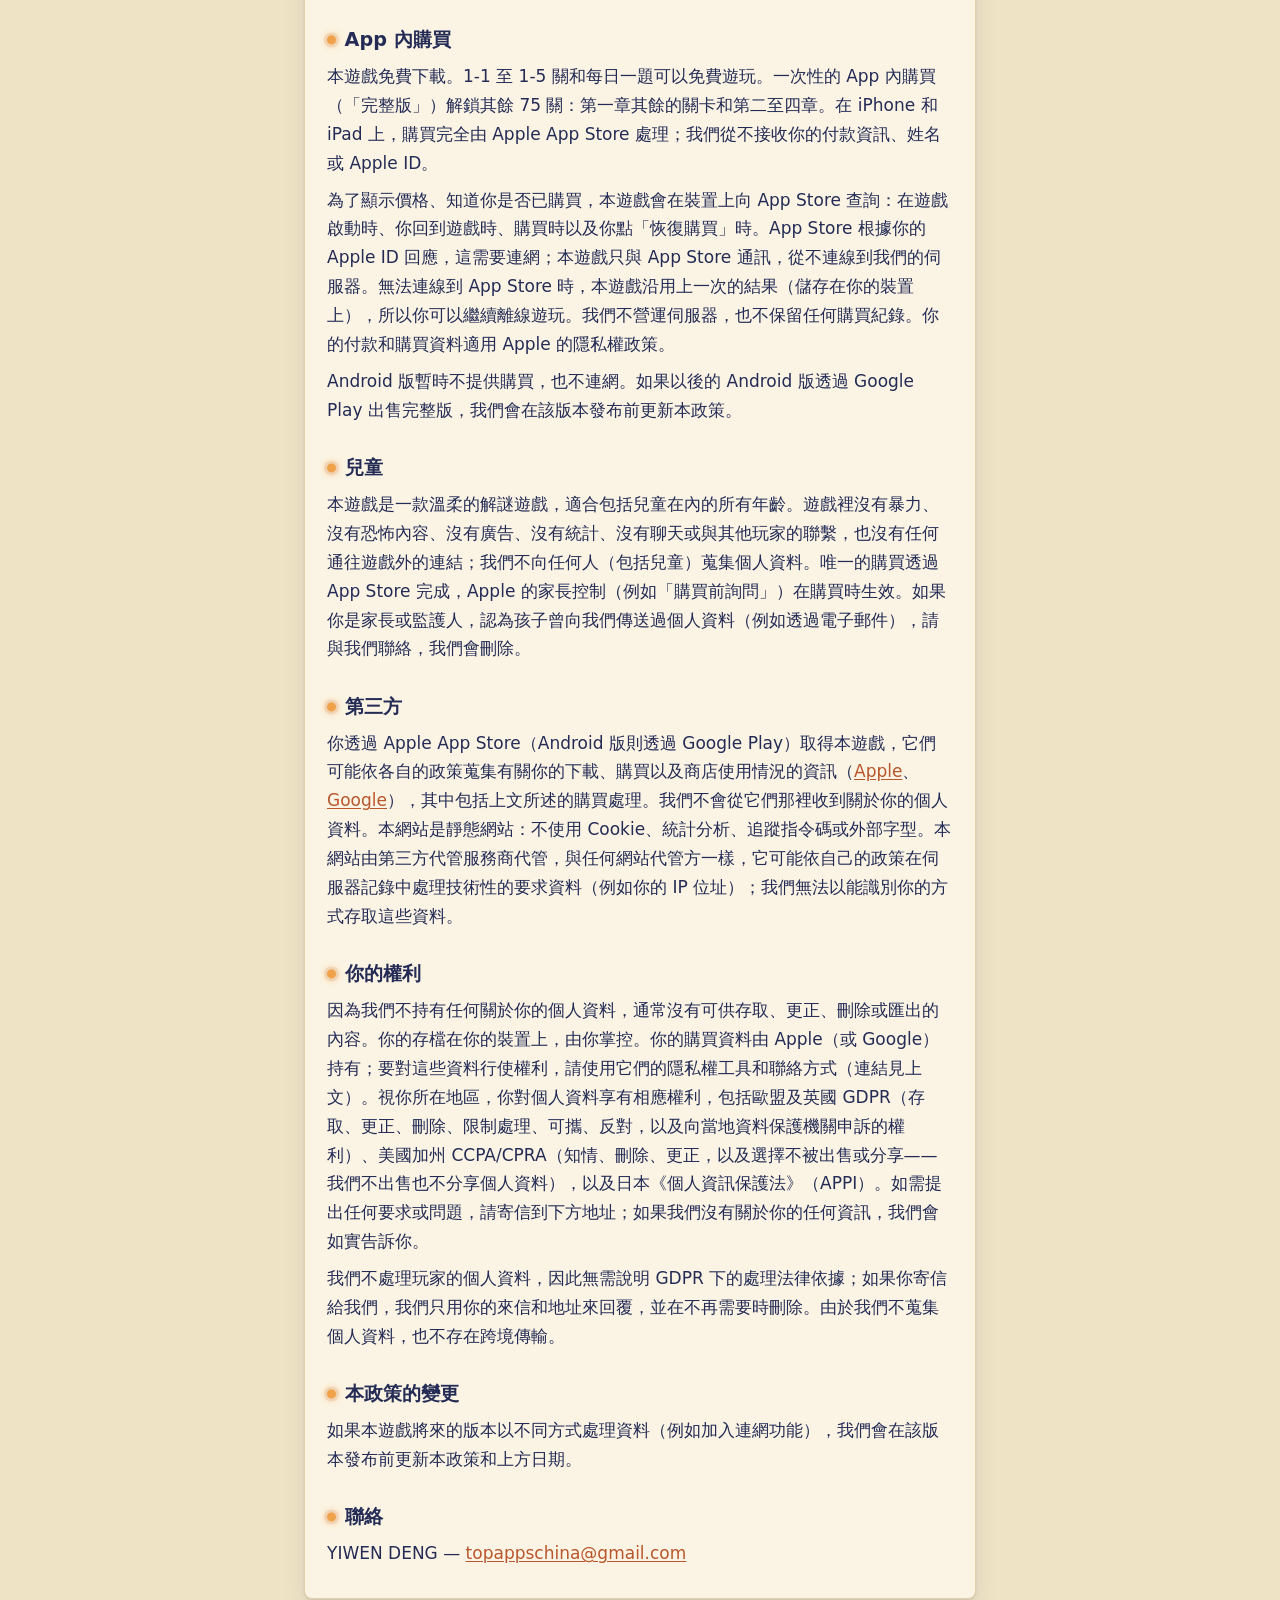
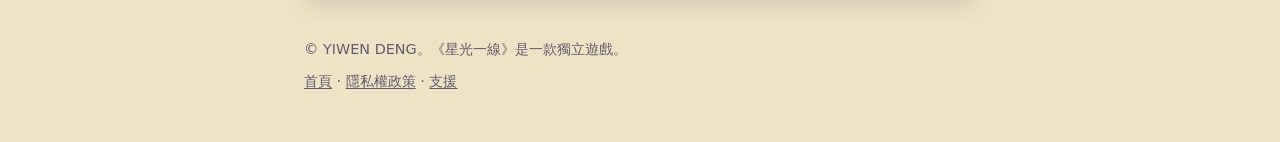
<file: privacy.zh-Hant.html>
<!doctype html>
<html lang="zh-Hant">
<head>
<meta charset="utf-8">
<meta name="viewport" content="width=device-width,initial-scale=1">
<meta name="color-scheme" content="light dark">
<meta name="description" content="手機遊戲《星光一線》的隱私權政策。">
<title>星光一線 隱私權政策</title>
<link rel="icon" href="icon.png">
<link rel="stylesheet" href="style.css">
</head>
<body>
<div class="sky"><header><a class="brand" href="index.zh-Hant.html"><img src="icon.png" alt="" width="40" height="40">星光一線</a><nav class="lang" aria-label="語言"><a href="privacy.html" hreflang="en" lang="en">English</a><a href="privacy.zh.html" hreflang="zh-Hans" lang="zh-Hans">简体中文</a><a href="privacy.zh-Hant.html" hreflang="zh-Hant" lang="zh-Hant" aria-current="page">繁體中文</a><a href="privacy.ja.html" hreflang="ja" lang="ja">日本語</a></nav></header></div>
<main><div class="sheet">
<h1>隱私權政策</h1>
<p class="muted">最後更新：2026-11-24</p>
<p>本政策說明由 YIWEN DENG（個人開發者，以下稱「我們」）發行的遊戲<strong>《星光一線》</strong>（英文名 Lumen Line，以下稱「本遊戲」）如何處理資訊，適用於本遊戲的 iOS 版（iPhone 和 iPad）、Android 版以及本網站。本政策以英文版為準，本頁為譯文。</p>

<h2>概要</h2>
<div class="note"><p>我們不蒐集、不接收、也不分享任何個人資料。本遊戲沒有帳號、沒有廣告、沒有統計分析、沒有當機回報，不連網也能玩。唯一的連網活動屬於 iPhone 和 iPad 上的 App 內購買：本遊戲向 Apple App Store 查詢價格以及你是否已擁有完整版，購買和恢復購買都透過 App Store 完成（見<a href="#purchase">App 內購買</a>）。</p></div>

<h2>本遊戲在你的裝置上儲存什麼</h2>
<p>為了讓你從上次的地方繼續，本遊戲在裝置上它專屬的儲存空間裡保存這些檔案：</p>
<ul>
<li>進度：已經完成的關卡及其步數和星級、目前所在的關卡，以及遊戲已經向你介紹過哪些星光零件；</li>
<li>每日一題的成績和連續天數；</li>
<li>你的設定：音效、音樂、特效和語言；</li>
<li>你是否已擁有完整版。</li>
</ul>
<p>這些檔案只含遊戲資料，沒有任何能識別你的資訊，本遊戲也不會把它們傳送到任何地方。解除安裝本遊戲或清除其資料時，它們會被刪除。</p>
<p>在 iOS 上，依你的裝置設定，裝置本身的備份（iCloud 或電腦備份）可能包含這些檔案。Android 版不參與 Android 的應用程式資料雲端備份；不過設定新 Android 手機時，手機之間的直接轉移可能仍會複製這些檔案，視手機而定。備份和轉移由 Apple 或 Google 依其各自條款處理，我們無法存取。</p>
<p>每日一題隨遊戲一起提供：本遊戲依你裝置上的日期選出當天的題目，不需要連網。</p>

<h2 id="clipboard">複製成績</h2>
<p>完成每日一題後，你可以點<strong>「複製成績」</strong>。本遊戲會把一小段文字放到裝置的剪貼簿上（日期、題目名稱、你的星級、步數和連續天數），方便你貼到任何地方。只有你點這個按鈕時，本遊戲才會寫入剪貼簿，而且從不讀取剪貼簿。文字貼到哪裡由你決定，它不會傳送給我們。</p>

<h2>我們蒐集什麼</h2>
<p>什麼都不蒐集。我們不蒐集你的姓名、電子郵件地址、聯絡人、位置、裝置識別碼、廣告 ID、使用統計或當機報告，也不出售或分享個人資料。本遊戲不含用於廣告、統計分析或當機回報的第三方 SDK。本遊戲中唯一會連網的部分是 iPhone 和 iPad 上的購買，它使用 iOS 內建的 Apple StoreKit（見下文）。</p>

<h2>權限</h2>
<p>iOS 版不要求任何權限。Android 版只要求<strong>震動</strong>權限，用於遊戲中輕微的觸感回饋；它不要求網路存取權限。本遊戲不存取你的聯絡人、照片、相機、麥克風或位置。</p>

<h2 id="purchase">App 內購買</h2>
<p>本遊戲免費下載。1-1 至 1-5 關和每日一題可以免費遊玩。一次性的 App 內購買（「完整版」）解鎖其餘 75 關：第一章其餘的關卡和第二至四章。在 iPhone 和 iPad 上，購買完全由 Apple App Store 處理；我們從不接收你的付款資訊、姓名或 Apple ID。</p>
<p>為了顯示價格、知道你是否已購買，本遊戲會在裝置上向 App Store 查詢：在遊戲啟動時、你回到遊戲時、購買時以及你點「恢復購買」時。App Store 根據你的 Apple ID 回應，這需要連網；本遊戲只與 App Store 通訊，從不連線到我們的伺服器。無法連線到 App Store 時，本遊戲沿用上一次的結果（儲存在你的裝置上），所以你可以繼續離線遊玩。我們不營運伺服器，也不保留任何購買紀錄。你的付款和購買資料適用 Apple 的隱私權政策。</p>
<p>Android 版暫時不提供購買，也不連網。如果以後的 Android 版透過 Google Play 出售完整版，我們會在該版本發布前更新本政策。</p>

<h2>兒童</h2>
<p>本遊戲是一款溫柔的解謎遊戲，適合包括兒童在內的所有年齡。遊戲裡沒有暴力、沒有恐怖內容、沒有廣告、沒有統計、沒有聊天或與其他玩家的聯繫，也沒有任何通往遊戲外的連結；我們不向任何人（包括兒童）蒐集個人資料。唯一的購買透過 App Store 完成，Apple 的家長控制（例如「購買前詢問」）在購買時生效。如果你是家長或監護人，認為孩子曾向我們傳送過個人資料（例如透過電子郵件），請與我們聯絡，我們會刪除。</p>

<h2>第三方</h2>
<p>你透過 Apple App Store（Android 版則透過 Google Play）取得本遊戲，它們可能依各自的政策蒐集有關你的下載、購買以及商店使用情況的資訊（<a href="https://www.apple.com/tw/legal/privacy/">Apple</a>、<a href="https://policies.google.com/privacy?hl=zh-TW">Google</a>），其中包括上文所述的購買處理。我們不會從它們那裡收到關於你的個人資料。本網站是靜態網站：不使用 Cookie、統計分析、追蹤指令碼或外部字型。本網站由第三方代管服務商代管，與任何網站代管方一樣，它可能依自己的政策在伺服器記錄中處理技術性的要求資料（例如你的 IP 位址）；我們無法以能識別你的方式存取這些資料。</p>

<h2>你的權利</h2>
<p>因為我們不持有任何關於你的個人資料，通常沒有可供存取、更正、刪除或匯出的內容。你的存檔在你的裝置上，由你掌控。你的購買資料由 Apple（或 Google）持有；要對這些資料行使權利，請使用它們的隱私權工具和聯絡方式（連結見上文）。視你所在地區，你對個人資料享有相應權利，包括歐盟及英國 GDPR（存取、更正、刪除、限制處理、可攜、反對，以及向當地資料保護機關申訴的權利）、美國加州 CCPA/CPRA（知情、刪除、更正，以及選擇不被出售或分享——我們不出售也不分享個人資料），以及日本《個人資訊保護法》（APPI）。如需提出任何要求或問題，請寄信到下方地址；如果我們沒有關於你的任何資訊，我們會如實告訴你。</p>
<p>我們不處理玩家的個人資料，因此無需說明 GDPR 下的處理法律依據；如果你寄信給我們，我們只用你的來信和地址來回覆，並在不再需要時刪除。由於我們不蒐集個人資料，也不存在跨境傳輸。</p>

<h2>本政策的變更</h2>
<p>如果本遊戲將來的版本以不同方式處理資料（例如加入連網功能），我們會在該版本發布前更新本政策和上方日期。</p>

<h2>聯絡</h2>
<p>YIWEN DENG — <a href="mailto:topappschina@gmail.com">topappschina@gmail.com</a></p>
</div></main>
<footer><p>© YIWEN DENG。《星光一線》是一款獨立遊戲。</p><p><a href="index.zh-Hant.html">首頁</a> · <a href="privacy.zh-Hant.html">隱私權政策</a> · <a href="support.zh-Hant.html">支援</a></p></footer>
</body>
</html>
</file>
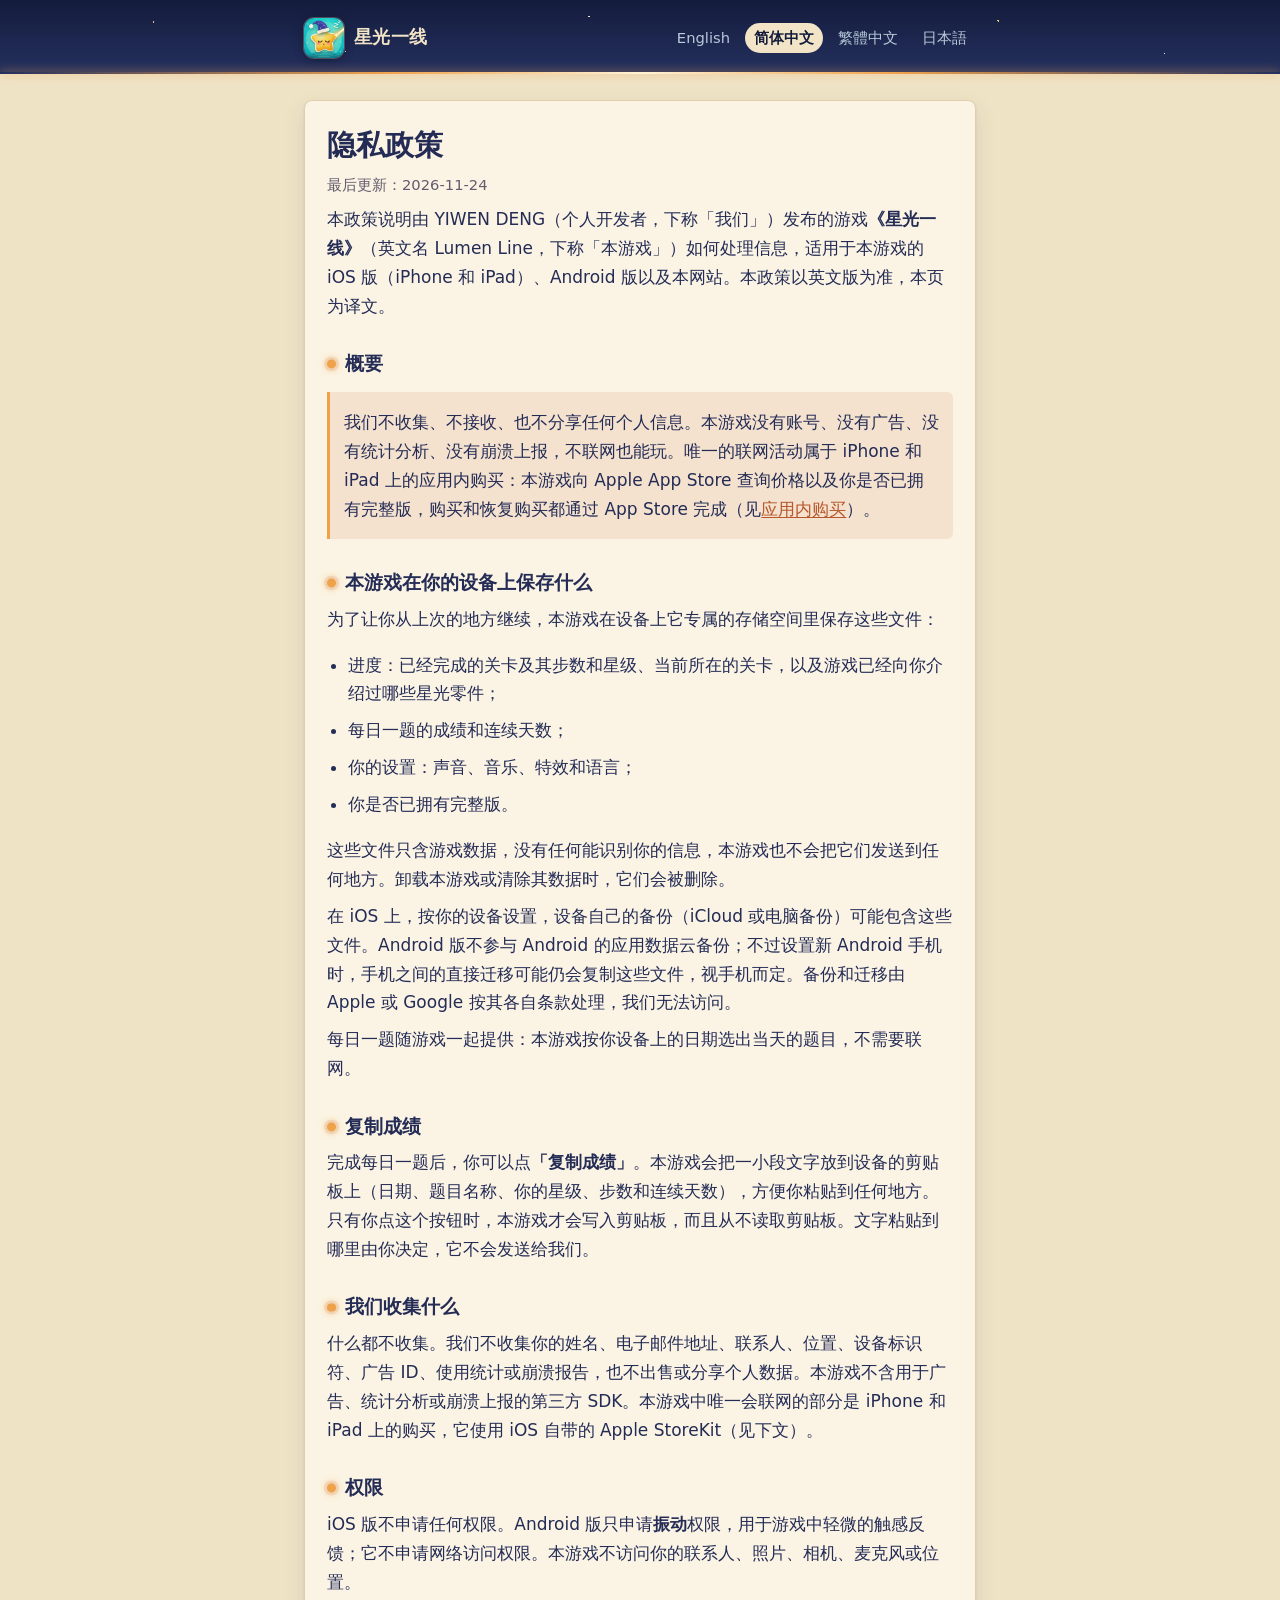
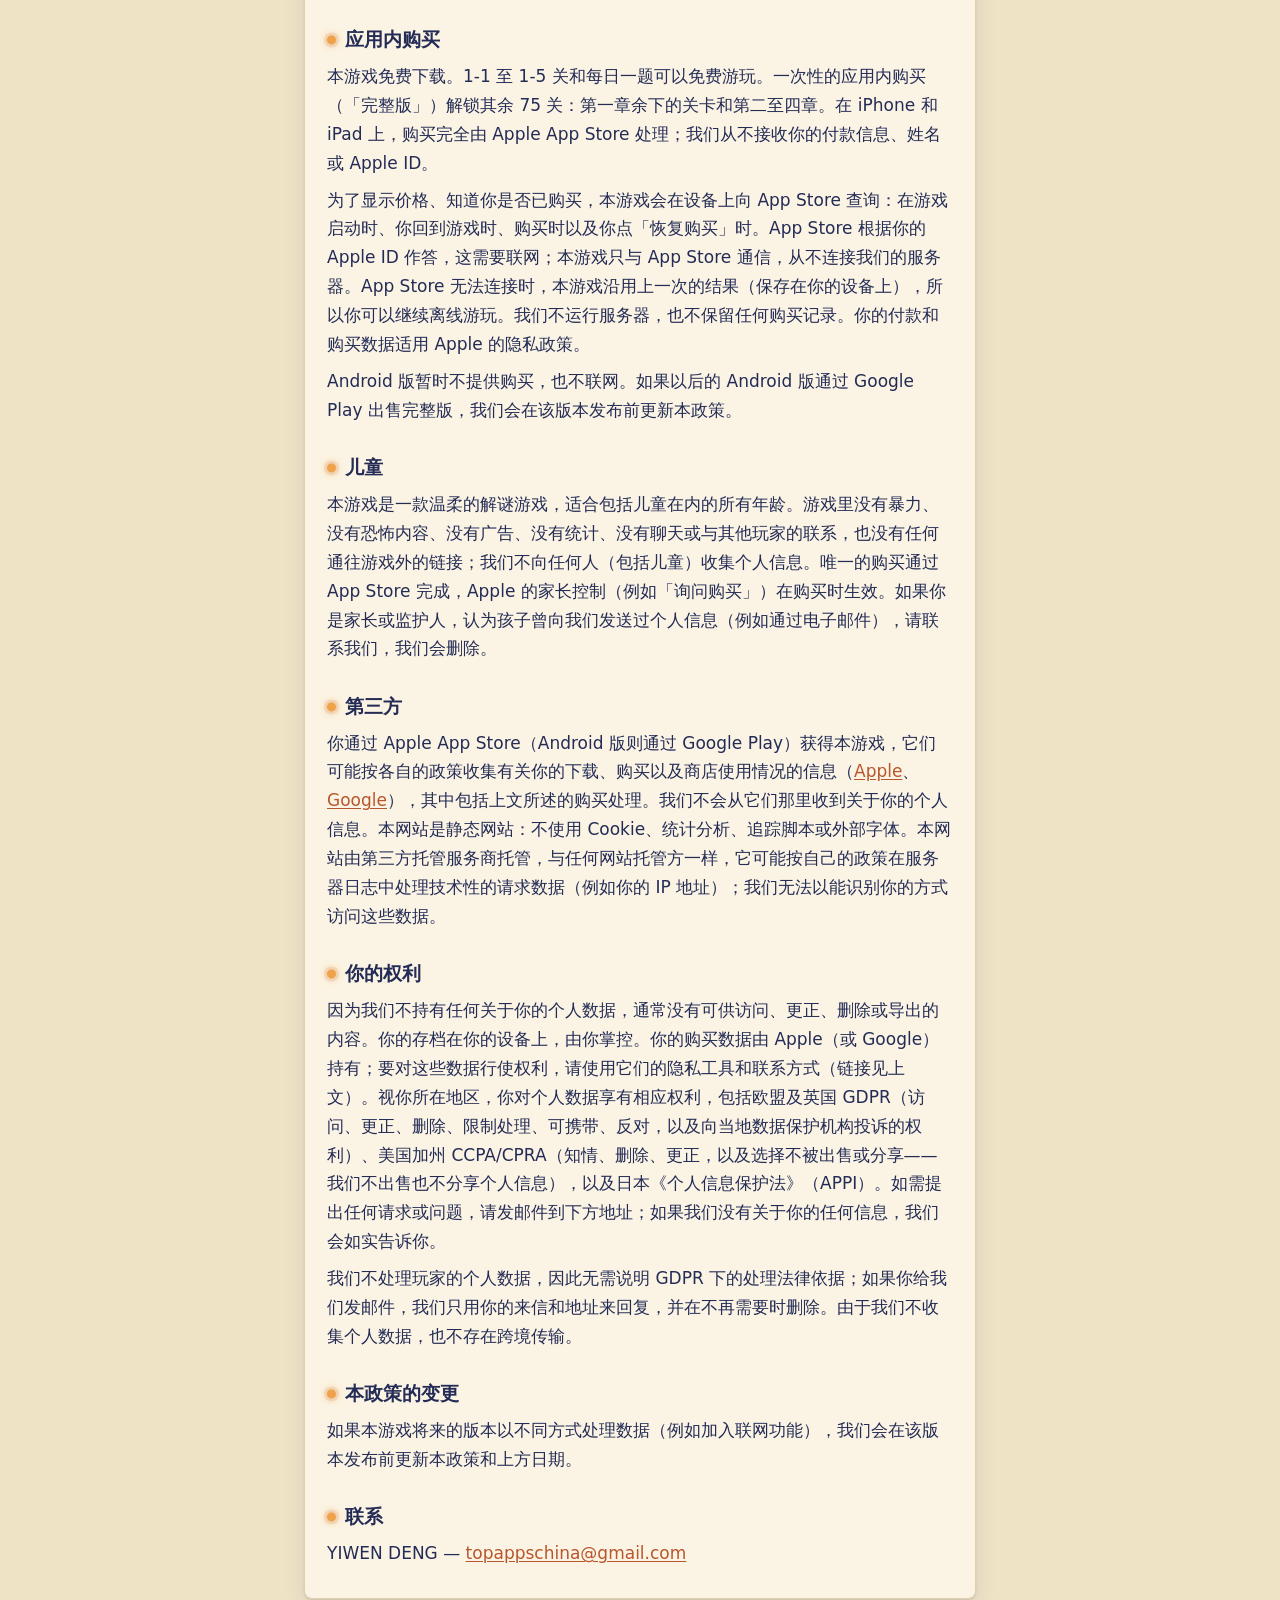
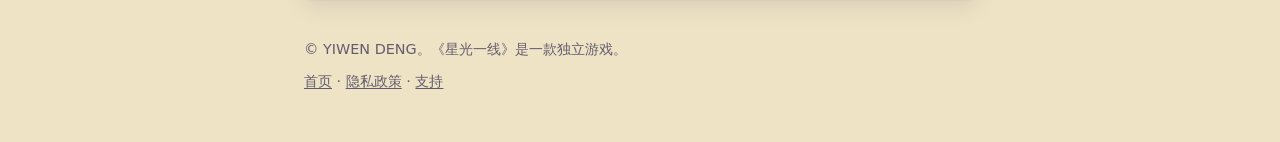
<file: privacy.zh.html>
<!doctype html>
<html lang="zh-Hans">
<head>
<meta charset="utf-8">
<meta name="viewport" content="width=device-width,initial-scale=1">
<meta name="color-scheme" content="light dark">
<meta name="description" content="手机游戏《星光一线》的隐私政策。">
<title>星光一线 隐私政策</title>
<link rel="icon" href="icon.png">
<link rel="stylesheet" href="style.css">
</head>
<body>
<div class="sky"><header><a class="brand" href="index.zh.html"><img src="icon.png" alt="" width="40" height="40">星光一线</a><nav class="lang" aria-label="语言"><a href="privacy.html" hreflang="en" lang="en">English</a><a href="privacy.zh.html" hreflang="zh-Hans" lang="zh-Hans" aria-current="page">简体中文</a><a href="privacy.zh-Hant.html" hreflang="zh-Hant" lang="zh-Hant">繁體中文</a><a href="privacy.ja.html" hreflang="ja" lang="ja">日本語</a></nav></header></div>
<main><div class="sheet">
<h1>隐私政策</h1>
<p class="muted">最后更新：2026-11-24</p>
<p>本政策说明由 YIWEN DENG（个人开发者，下称「我们」）发布的游戏<strong>《星光一线》</strong>（英文名 Lumen Line，下称「本游戏」）如何处理信息，适用于本游戏的 iOS 版（iPhone 和 iPad）、Android 版以及本网站。本政策以英文版为准，本页为译文。</p>

<h2>概要</h2>
<div class="note"><p>我们不收集、不接收、也不分享任何个人信息。本游戏没有账号、没有广告、没有统计分析、没有崩溃上报，不联网也能玩。唯一的联网活动属于 iPhone 和 iPad 上的应用内购买：本游戏向 Apple App Store 查询价格以及你是否已拥有完整版，购买和恢复购买都通过 App Store 完成（见<a href="#purchase">应用内购买</a>）。</p></div>

<h2>本游戏在你的设备上保存什么</h2>
<p>为了让你从上次的地方继续，本游戏在设备上它专属的存储空间里保存这些文件：</p>
<ul>
<li>进度：已经完成的关卡及其步数和星级、当前所在的关卡，以及游戏已经向你介绍过哪些星光零件；</li>
<li>每日一题的成绩和连续天数；</li>
<li>你的设置：声音、音乐、特效和语言；</li>
<li>你是否已拥有完整版。</li>
</ul>
<p>这些文件只含游戏数据，没有任何能识别你的信息，本游戏也不会把它们发送到任何地方。卸载本游戏或清除其数据时，它们会被删除。</p>
<p>在 iOS 上，按你的设备设置，设备自己的备份（iCloud 或电脑备份）可能包含这些文件。Android 版不参与 Android 的应用数据云备份；不过设置新 Android 手机时，手机之间的直接迁移可能仍会复制这些文件，视手机而定。备份和迁移由 Apple 或 Google 按其各自条款处理，我们无法访问。</p>
<p>每日一题随游戏一起提供：本游戏按你设备上的日期选出当天的题目，不需要联网。</p>

<h2 id="clipboard">复制成绩</h2>
<p>完成每日一题后，你可以点<strong>「复制成绩」</strong>。本游戏会把一小段文字放到设备的剪贴板上（日期、题目名称、你的星级、步数和连续天数），方便你粘贴到任何地方。只有你点这个按钮时，本游戏才会写入剪贴板，而且从不读取剪贴板。文字粘贴到哪里由你决定，它不会发送给我们。</p>

<h2>我们收集什么</h2>
<p>什么都不收集。我们不收集你的姓名、电子邮件地址、联系人、位置、设备标识符、广告 ID、使用统计或崩溃报告，也不出售或分享个人数据。本游戏不含用于广告、统计分析或崩溃上报的第三方 SDK。本游戏中唯一会联网的部分是 iPhone 和 iPad 上的购买，它使用 iOS 自带的 Apple StoreKit（见下文）。</p>

<h2>权限</h2>
<p>iOS 版不申请任何权限。Android 版只申请<strong>振动</strong>权限，用于游戏中轻微的触感反馈；它不申请网络访问权限。本游戏不访问你的联系人、照片、相机、麦克风或位置。</p>

<h2 id="purchase">应用内购买</h2>
<p>本游戏免费下载。1-1 至 1-5 关和每日一题可以免费游玩。一次性的应用内购买（「完整版」）解锁其余 75 关：第一章余下的关卡和第二至四章。在 iPhone 和 iPad 上，购买完全由 Apple App Store 处理；我们从不接收你的付款信息、姓名或 Apple ID。</p>
<p>为了显示价格、知道你是否已购买，本游戏会在设备上向 App Store 查询：在游戏启动时、你回到游戏时、购买时以及你点「恢复购买」时。App Store 根据你的 Apple ID 作答，这需要联网；本游戏只与 App Store 通信，从不连接我们的服务器。App Store 无法连接时，本游戏沿用上一次的结果（保存在你的设备上），所以你可以继续离线游玩。我们不运行服务器，也不保留任何购买记录。你的付款和购买数据适用 Apple 的隐私政策。</p>
<p>Android 版暂时不提供购买，也不联网。如果以后的 Android 版通过 Google Play 出售完整版，我们会在该版本发布前更新本政策。</p>

<h2>儿童</h2>
<p>本游戏是一款温柔的解谜游戏，适合包括儿童在内的所有年龄。游戏里没有暴力、没有恐怖内容、没有广告、没有统计、没有聊天或与其他玩家的联系，也没有任何通往游戏外的链接；我们不向任何人（包括儿童）收集个人信息。唯一的购买通过 App Store 完成，Apple 的家长控制（例如「询问购买」）在购买时生效。如果你是家长或监护人，认为孩子曾向我们发送过个人信息（例如通过电子邮件），请联系我们，我们会删除。</p>

<h2>第三方</h2>
<p>你通过 Apple App Store（Android 版则通过 Google Play）获得本游戏，它们可能按各自的政策收集有关你的下载、购买以及商店使用情况的信息（<a href="https://www.apple.com/cn/legal/privacy/">Apple</a>、<a href="https://policies.google.com/privacy?hl=zh-CN">Google</a>），其中包括上文所述的购买处理。我们不会从它们那里收到关于你的个人信息。本网站是静态网站：不使用 Cookie、统计分析、追踪脚本或外部字体。本网站由第三方托管服务商托管，与任何网站托管方一样，它可能按自己的政策在服务器日志中处理技术性的请求数据（例如你的 IP 地址）；我们无法以能识别你的方式访问这些数据。</p>

<h2>你的权利</h2>
<p>因为我们不持有任何关于你的个人数据，通常没有可供访问、更正、删除或导出的内容。你的存档在你的设备上，由你掌控。你的购买数据由 Apple（或 Google）持有；要对这些数据行使权利，请使用它们的隐私工具和联系方式（链接见上文）。视你所在地区，你对个人数据享有相应权利，包括欧盟及英国 GDPR（访问、更正、删除、限制处理、可携带、反对，以及向当地数据保护机构投诉的权利）、美国加州 CCPA/CPRA（知情、删除、更正，以及选择不被出售或分享——我们不出售也不分享个人信息），以及日本《个人信息保护法》（APPI）。如需提出任何请求或问题，请发邮件到下方地址；如果我们没有关于你的任何信息，我们会如实告诉你。</p>
<p>我们不处理玩家的个人数据，因此无需说明 GDPR 下的处理法律依据；如果你给我们发邮件，我们只用你的来信和地址来回复，并在不再需要时删除。由于我们不收集个人数据，也不存在跨境传输。</p>

<h2>本政策的变更</h2>
<p>如果本游戏将来的版本以不同方式处理数据（例如加入联网功能），我们会在该版本发布前更新本政策和上方日期。</p>

<h2>联系</h2>
<p>YIWEN DENG — <a href="mailto:topappschina@gmail.com">topappschina@gmail.com</a></p>
</div></main>
<footer><p>© YIWEN DENG。《星光一线》是一款独立游戏。</p><p><a href="index.zh.html">首页</a> · <a href="privacy.zh.html">隐私政策</a> · <a href="support.zh.html">支持</a></p></footer>
</body>
</html>
</file>
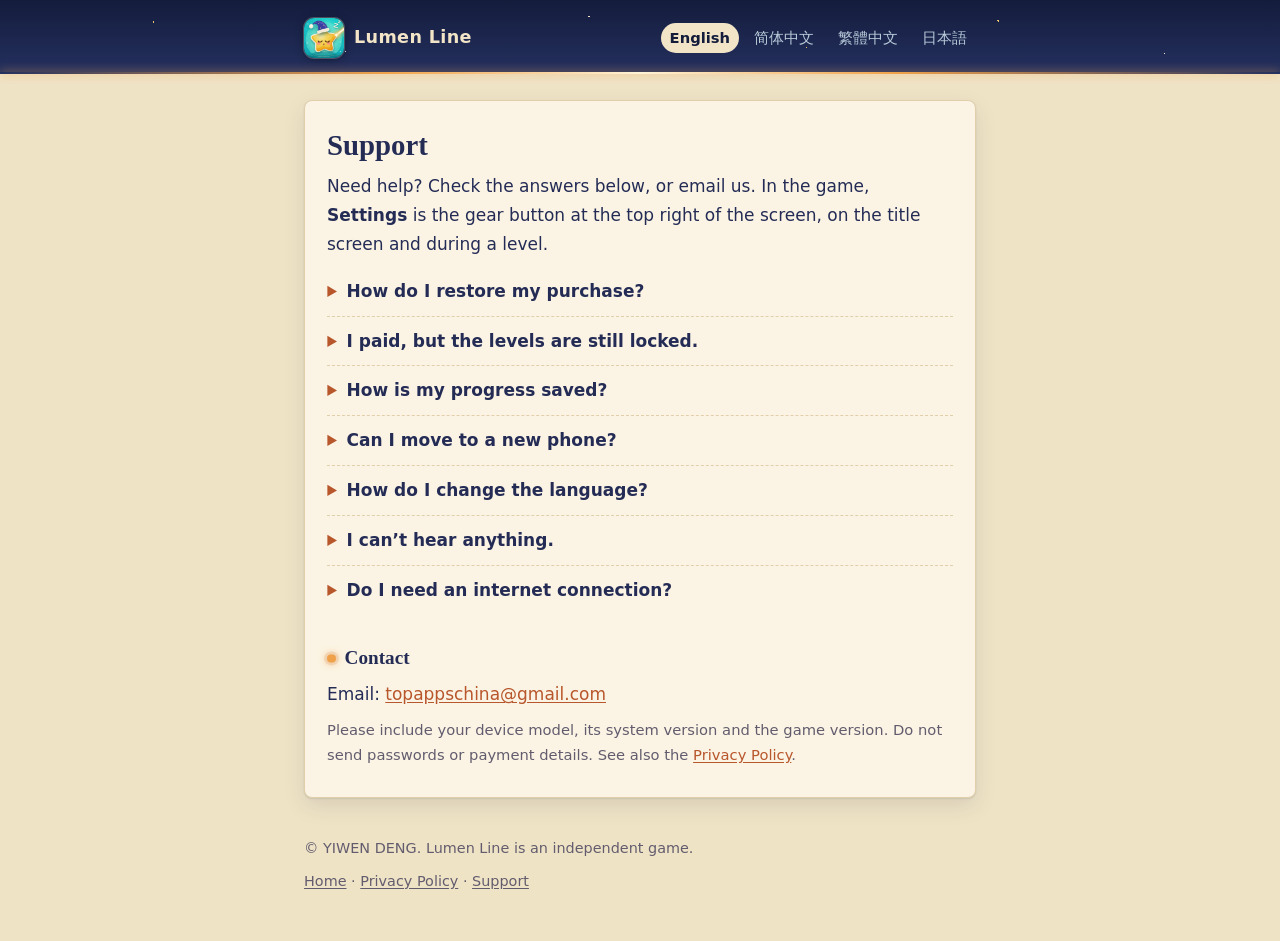
<file: support.html>
<!doctype html>
<html lang="en">
<head>
<meta charset="utf-8">
<meta name="viewport" content="width=device-width,initial-scale=1">
<meta name="color-scheme" content="light dark">
<meta name="description" content="Support and FAQ for Lumen Line.">
<title>Lumen Line — Support</title>
<link rel="icon" href="icon.png">
<link rel="stylesheet" href="style.css">
</head>
<body>
<div class="sky"><header><a class="brand" href="index.html"><img src="icon.png" alt="" width="40" height="40">Lumen Line</a><nav class="lang" aria-label="Language"><a href="support.html" hreflang="en" lang="en" aria-current="page">English</a><a href="support.zh.html" hreflang="zh-Hans" lang="zh-Hans">简体中文</a><a href="support.zh-Hant.html" hreflang="zh-Hant" lang="zh-Hant">繁體中文</a><a href="support.ja.html" hreflang="ja" lang="ja">日本語</a></nav></header></div>
<main><div class="sheet">
<h1>Support</h1>
<p>Need help? Check the answers below, or email us. In the game, <strong>Settings</strong> is the gear button at the top right of the screen, on the title screen and during a level.</p>

<details id="restore"><summary>How do I restore my purchase?</summary><p>Open <strong>Settings</strong> and tap <strong>Restore Purchases</strong>. The same button is also on the <strong>Full Version</strong> card that opens when you tap a locked star (one with a small lock) on the <strong>Star Map</strong>. Make sure you are online and signed in with the same Apple ID you used to buy. The purchase belongs to your Apple ID, not to us. Once the full version is unlocked, Settings says “Full version unlocked. Thank you for your support!”</p></details>
<details id="locked"><summary>I paid, but the levels are still locked.</summary><p>Try <strong>Restore Purchases</strong> first. If the card says <strong>Waiting for approval</strong> (for example, with Ask to Buy in Family Sharing), the levels open as soon as the purchase is approved. Refunds are handled by Apple: see <a href="https://support.apple.com/118223">support.apple.com</a>.</p></details>
<details id="progress"><summary>How is my progress saved?</summary><p>Automatically, on your device: the levels you have lit up and their stars, your daily puzzle results and your streak. There is no account and nothing is uploaded. Your progress stays when you close or update the game, and is removed if you uninstall the game. Your purchase is not part of the save: it belongs to your Apple ID and can always be restored.</p></details>
<details id="new-device"><summary>Can I move to a new phone?</summary><p>Your purchase moves with your Apple ID: on the new iPhone or iPad, sign in with the same Apple ID, install the game and tap <strong>Restore Purchases</strong>. Your progress is saved only on the old device and the game has no online sync. Setting up the new device from an iCloud or computer backup of the old one usually brings your progress along.</p></details>
<details id="language"><summary>How do I change the language?</summary><p>The game starts in your device’s language when it can. To change it, open <strong>Settings</strong>, tap <strong>Language</strong> and pick one; <strong>System</strong> follows your device again. There are 17 languages: English, 简体中文, 繁體中文, 日本語, 한국어, Español, Português (Brasil), Français, Deutsch, Italiano, Русский, Türkçe, Bahasa Indonesia, Tiếng Việt, ไทย, हिन्दी and العربية.</p></details>
<details id="sound"><summary>I can’t hear anything.</summary><p>Open <strong>Settings</strong> and check that <strong>Sound</strong> and <strong>Music</strong> are <strong>On</strong>; tap a switch to change it. Also check your device’s volume and, on iPhone, whether Silent mode is on.</p></details>
<details id="offline"><summary>Do I need an internet connection?</summary><p>Not to play: all the levels and the daily puzzles are inside the game. Seeing the price, buying the full version and restoring the purchase need a connection to the App Store. Once you own it, the game remembers it on your device, so you can keep playing offline.</p></details>

<h2 id="contact">Contact</h2>
<p>Email: <a href="mailto:topappschina@gmail.com">topappschina@gmail.com</a></p>
<p class="muted">Please include your device model, its system version and the game version. Do not send passwords or payment details. See also the <a href="privacy.html">Privacy Policy</a>.</p>
</div></main>
<footer><p>© YIWEN DENG. Lumen Line is an independent game.</p><p><a href="index.html">Home</a> · <a href="privacy.html">Privacy Policy</a> · <a href="support.html">Support</a></p></footer>
</body>
</html>
</file>
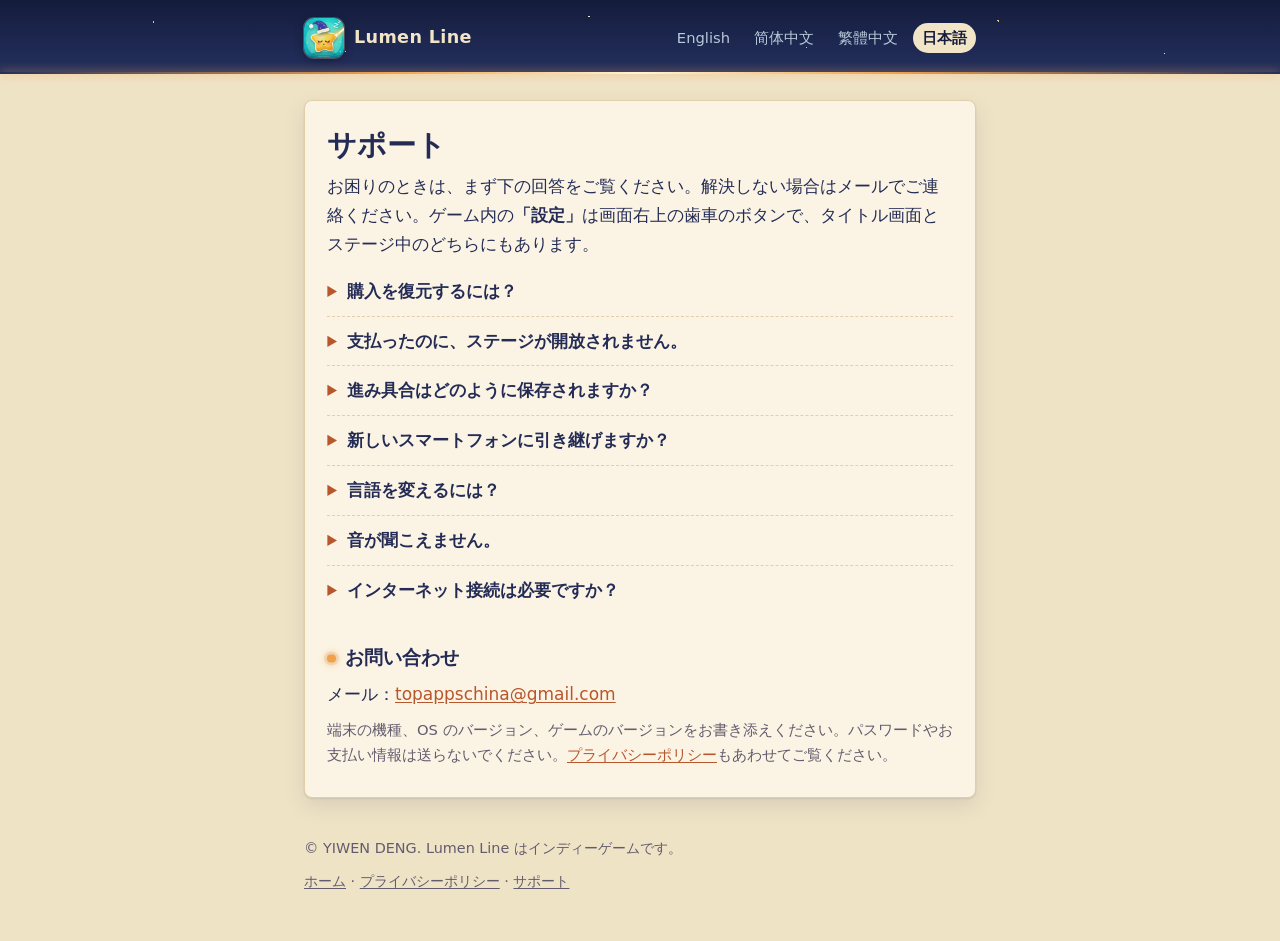
<file: support.ja.html>
<!doctype html>
<html lang="ja">
<head>
<meta charset="utf-8">
<meta name="viewport" content="width=device-width,initial-scale=1">
<meta name="color-scheme" content="light dark">
<meta name="description" content="Lumen Line のサポートとよくある質問。">
<title>Lumen Line — サポート</title>
<link rel="icon" href="icon.png">
<link rel="stylesheet" href="style.css">
</head>
<body>
<div class="sky"><header><a class="brand" href="index.ja.html"><img src="icon.png" alt="" width="40" height="40">Lumen Line</a><nav class="lang" aria-label="言語"><a href="support.html" hreflang="en" lang="en">English</a><a href="support.zh.html" hreflang="zh-Hans" lang="zh-Hans">简体中文</a><a href="support.zh-Hant.html" hreflang="zh-Hant" lang="zh-Hant">繁體中文</a><a href="support.ja.html" hreflang="ja" lang="ja" aria-current="page">日本語</a></nav></header></div>
<main><div class="sheet">
<h1>サポート</h1>
<p>お困りのときは、まず下の回答をご覧ください。解決しない場合はメールでご連絡ください。ゲーム内の<strong>「設定」</strong>は画面右上の歯車のボタンで、タイトル画面とステージ中のどちらにもあります。</p>

<details id="restore"><summary>購入を復元するには？</summary><p><strong>「設定」</strong>を開き、<strong>「購入を復元」</strong>をタップしてください。<strong>「星図」</strong>で鍵のかかった星（小さな鍵のマークがついた星）をタップすると開く<strong>「完全版」</strong>のカードにも、同じボタンがあります。インターネットに接続し、購入したときと同じ Apple ID でサインインしていることをご確認ください。購入はお客様の Apple ID にひもづいており、当方には記録がありません。完全版が開放されると、設定に「完全版を解放済みです。応援ありがとう！」と表示されます。</p></details>
<details id="locked"><summary>支払ったのに、ステージが開放されません。</summary><p>まず<strong>「購入を復元」</strong>をお試しください。カードに<strong>「承認を待っています」</strong>と表示されている場合（ファミリー共有の「承認と購入のリクエスト」など）は、購入が承認された時点でステージが開きます。返金は Apple が対応します：<a href="https://support.apple.com/ja-jp/118223">support.apple.com</a> をご覧ください。</p></details>
<details id="progress"><summary>進み具合はどのように保存されますか？</summary><p>端末に自動で保存されます（点灯させたステージとその星の数、毎日のパズルの結果と連続日数）。アカウントはなく、何もアップロードされません。ゲームを閉じても、アップデートしても進み具合は残ります。アプリをアンインストールすると削除されます。購入はセーブデータには含まれず、お客様の Apple ID にひもづいているので、いつでも復元できます。</p></details>
<details id="new-device"><summary>新しいスマートフォンに引き継げますか？</summary><p>購入は Apple ID と一緒に引き継がれます。新しい iPhone・iPad で同じ Apple ID でサインインし、ゲームをインストールして<strong>「購入を復元」</strong>をタップしてください。進み具合は元の端末にだけ保存されており、オンライン同期はありません。元の端末の iCloud またはコンピュータのバックアップから新しい端末をセットアップすると、通常は進み具合も引き継がれます。</p></details>
<details id="language"><summary>言語を変えるには？</summary><p>ゲームは、できるかぎり端末の言語で起動します。変えるときは<strong>「設定」</strong>を開いて<strong>「言語」</strong>をタップし、言語を選んでください。<strong>「端末の設定」</strong>を選ぶと、ふたたび端末の言語に合わせます。対応言語は 17 種類です：English、简体中文、繁體中文、日本語、한국어、Español、Português (Brasil)、Français、Deutsch、Italiano、Русский、Türkçe、Bahasa Indonesia、Tiếng Việt、ไทย、हिन्दी、العربية。</p></details>
<details id="sound"><summary>音が聞こえません。</summary><p><strong>「設定」</strong>を開き、<strong>「効果音」</strong>と<strong>「音楽」</strong>が<strong>「オン」</strong>になっているかご確認ください。スイッチをタップすると切り替わります。端末の音量と、iPhone の消音モードもご確認ください。</p></details>
<details id="offline"><summary>インターネット接続は必要ですか？</summary><p>遊ぶだけなら必要ありません。すべてのステージと毎日のパズルはゲームに収録されています。価格の表示、完全版の購入、購入の復元には App Store への接続が必要です。購入後は端末がそれを覚えているので、オフラインでも遊び続けられます。</p></details>

<h2 id="contact">お問い合わせ</h2>
<p>メール：<a href="mailto:topappschina@gmail.com">topappschina@gmail.com</a></p>
<p class="muted">端末の機種、OS のバージョン、ゲームのバージョンをお書き添えください。パスワードやお支払い情報は送らないでください。<a href="privacy.ja.html">プライバシーポリシー</a>もあわせてご覧ください。</p>
</div></main>
<footer><p>© YIWEN DENG. Lumen Line はインディーゲームです。</p><p><a href="index.ja.html">ホーム</a> · <a href="privacy.ja.html">プライバシーポリシー</a> · <a href="support.ja.html">サポート</a></p></footer>
</body>
</html>
</file>
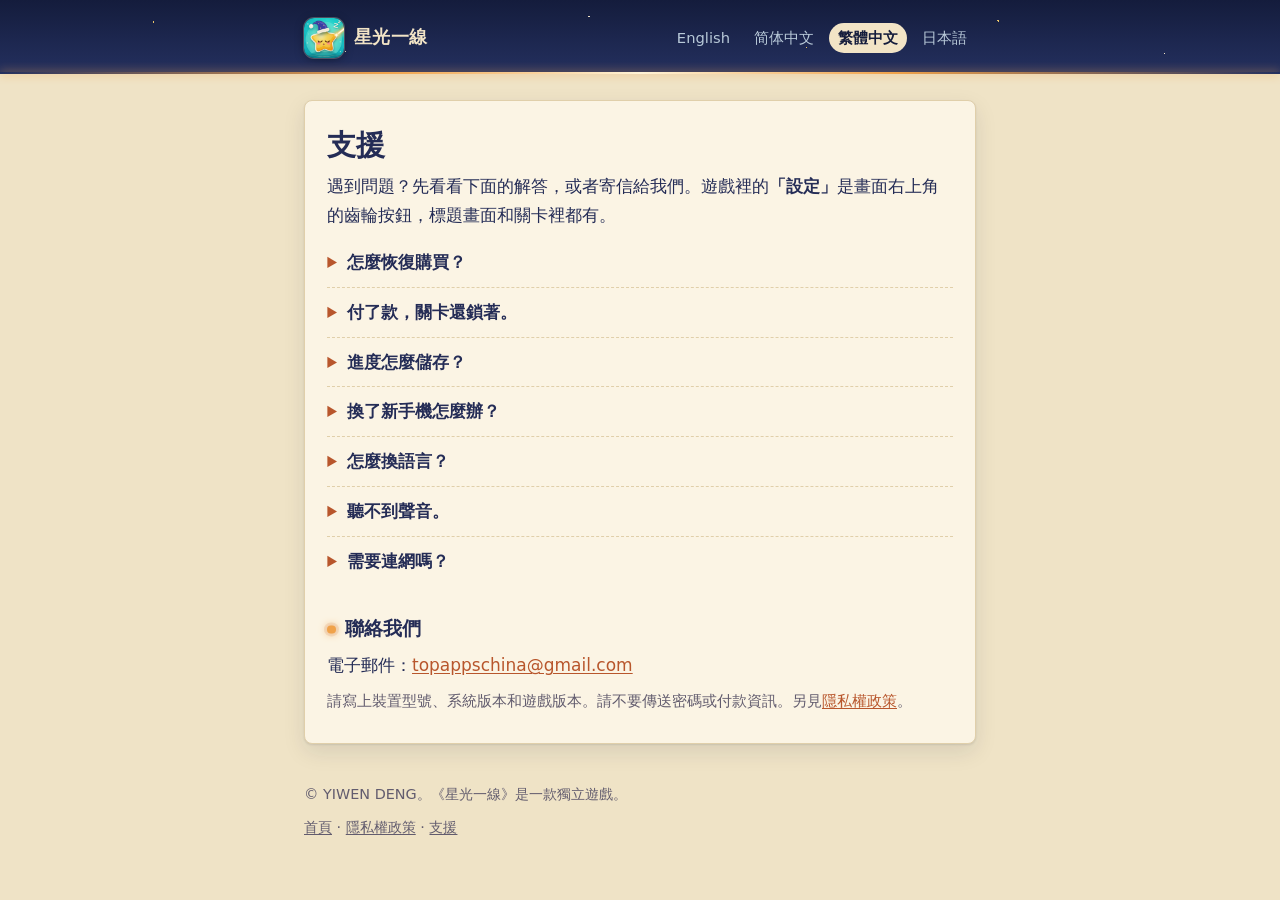
<file: support.zh-Hant.html>
<!doctype html>
<html lang="zh-Hant">
<head>
<meta charset="utf-8">
<meta name="viewport" content="width=device-width,initial-scale=1">
<meta name="color-scheme" content="light dark">
<meta name="description" content="《星光一線》的支援與常見問題。">
<title>星光一線 支援</title>
<link rel="icon" href="icon.png">
<link rel="stylesheet" href="style.css">
</head>
<body>
<div class="sky"><header><a class="brand" href="index.zh-Hant.html"><img src="icon.png" alt="" width="40" height="40">星光一線</a><nav class="lang" aria-label="語言"><a href="support.html" hreflang="en" lang="en">English</a><a href="support.zh.html" hreflang="zh-Hans" lang="zh-Hans">简体中文</a><a href="support.zh-Hant.html" hreflang="zh-Hant" lang="zh-Hant" aria-current="page">繁體中文</a><a href="support.ja.html" hreflang="ja" lang="ja">日本語</a></nav></header></div>
<main><div class="sheet">
<h1>支援</h1>
<p>遇到問題？先看看下面的解答，或者寄信給我們。遊戲裡的<strong>「設定」</strong>是畫面右上角的齒輪按鈕，標題畫面和關卡裡都有。</p>

<details id="restore"><summary>怎麼恢復購買？</summary><p>打開<strong>「設定」</strong>，點<strong>「恢復購買」</strong>。在<strong>「星圖」</strong>上點一顆上鎖的星（帶小鎖的那顆），跳出的<strong>「完整版」</strong>卡片上也有同一個按鈕。請確認已連網，並且登入的是購買時用的同一個 Apple ID。購買屬於你的 Apple ID，不在我們這裡。完整版解鎖後，設定裡會寫「完整版已解鎖，謝謝支持！」</p></details>
<details id="locked"><summary>付了款，關卡還鎖著。</summary><p>先試試<strong>「恢復購買」</strong>。如果卡片上寫著<strong>「等待確認中」</strong>（例如家人共享裡開了「購買前詢問」），購買核准後關卡會自動解鎖。退款由 Apple 處理：見 <a href="https://support.apple.com/zh-tw/118223">support.apple.com</a>。</p></details>
<details id="progress"><summary>進度怎麼儲存？</summary><p>自動儲存在你的裝置上：點亮過的關卡和星級、每日一題的成績和連續天數。沒有帳號，也不上傳任何東西。關閉或更新遊戲後進度都還在；解除安裝遊戲會刪除進度。購買不在存檔裡：它屬於你的 Apple ID，隨時可以恢復。</p></details>
<details id="new-device"><summary>換了新手機怎麼辦？</summary><p>購買跟著 Apple ID 走：在新的 iPhone 或 iPad 上登入同一個 Apple ID，安裝遊戲，點<strong>「恢復購買」</strong>。進度只儲存在舊裝置上，遊戲沒有線上同步。用舊裝置的 iCloud 或電腦備份來設定新裝置，通常會把進度一起帶過去。</p></details>
<details id="language"><summary>怎麼換語言？</summary><p>遊戲會盡量跟隨裝置的語言啟動。要換的話，打開<strong>「設定」</strong>，點<strong>「語言」</strong>，選一種；選<strong>「系統預設」</strong>就重新跟隨裝置。共 17 種語言：English、简体中文、繁體中文、日本語、한국어、Español、Português (Brasil)、Français、Deutsch、Italiano、Русский、Türkçe、Bahasa Indonesia、Tiếng Việt、ไทย、हिन्दी 和 العربية。</p></details>
<details id="sound"><summary>聽不到聲音。</summary><p>打開<strong>「設定」</strong>，看看<strong>「音效」</strong>和<strong>「音樂」</strong>是不是<strong>「開」</strong>，點開關即可切換。也請檢查裝置音量，以及 iPhone 是否開了靜音模式。</p></details>
<details id="offline"><summary>需要連網嗎？</summary><p>玩遊戲不需要：所有關卡和每日一題都在遊戲裡。查看價格、購買完整版和恢復購買需要連線到 App Store。買過之後，遊戲會在裝置上記住，所以可以繼續離線遊玩。</p></details>

<h2 id="contact">聯絡我們</h2>
<p>電子郵件：<a href="mailto:topappschina@gmail.com">topappschina@gmail.com</a></p>
<p class="muted">請寫上裝置型號、系統版本和遊戲版本。請不要傳送密碼或付款資訊。另見<a href="privacy.zh-Hant.html">隱私權政策</a>。</p>
</div></main>
<footer><p>© YIWEN DENG。《星光一線》是一款獨立遊戲。</p><p><a href="index.zh-Hant.html">首頁</a> · <a href="privacy.zh-Hant.html">隱私權政策</a> · <a href="support.zh-Hant.html">支援</a></p></footer>
</body>
</html>
</file>
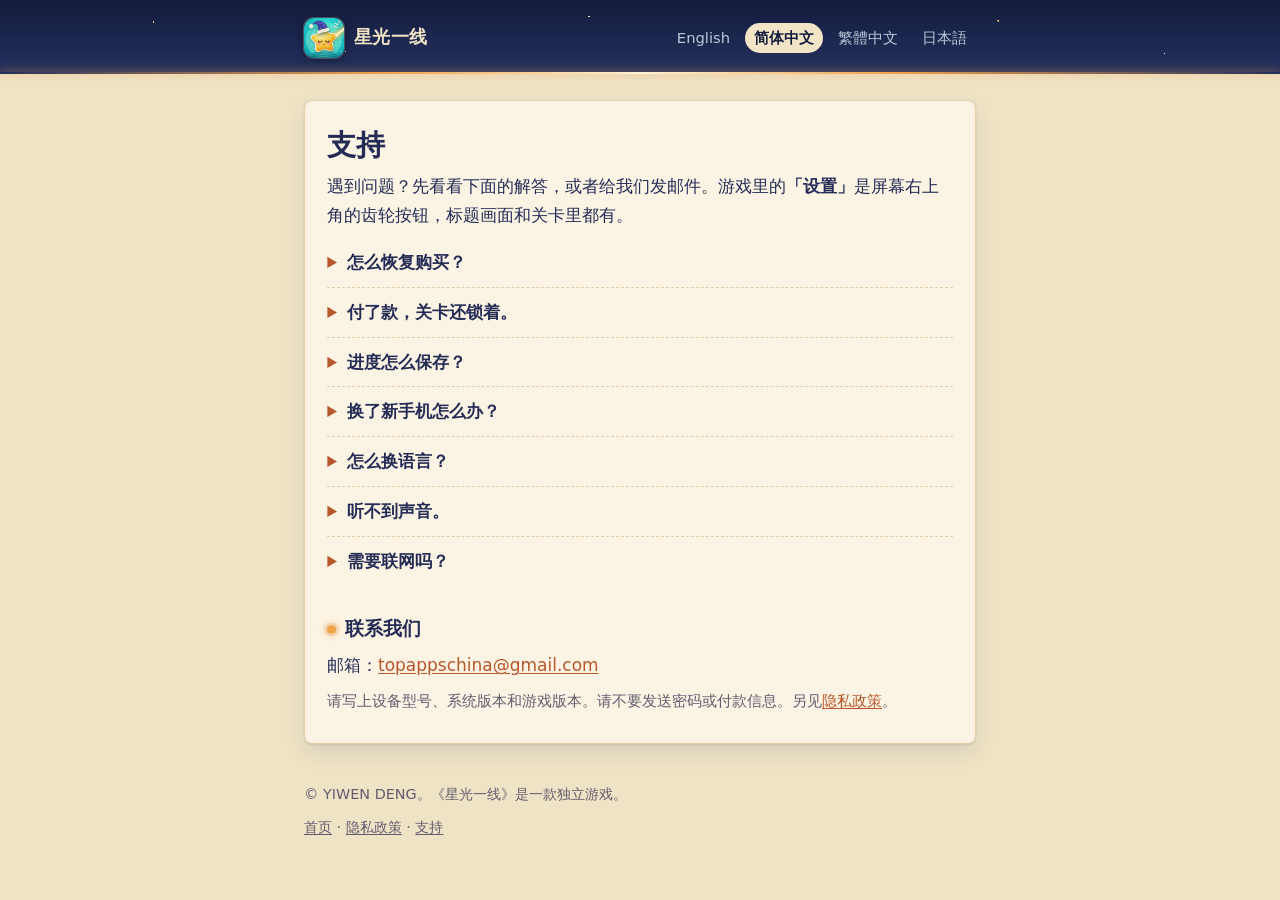
<file: support.zh.html>
<!doctype html>
<html lang="zh-Hans">
<head>
<meta charset="utf-8">
<meta name="viewport" content="width=device-width,initial-scale=1">
<meta name="color-scheme" content="light dark">
<meta name="description" content="《星光一线》的支持与常见问题。">
<title>星光一线 支持</title>
<link rel="icon" href="icon.png">
<link rel="stylesheet" href="style.css">
</head>
<body>
<div class="sky"><header><a class="brand" href="index.zh.html"><img src="icon.png" alt="" width="40" height="40">星光一线</a><nav class="lang" aria-label="语言"><a href="support.html" hreflang="en" lang="en">English</a><a href="support.zh.html" hreflang="zh-Hans" lang="zh-Hans" aria-current="page">简体中文</a><a href="support.zh-Hant.html" hreflang="zh-Hant" lang="zh-Hant">繁體中文</a><a href="support.ja.html" hreflang="ja" lang="ja">日本語</a></nav></header></div>
<main><div class="sheet">
<h1>支持</h1>
<p>遇到问题？先看看下面的解答，或者给我们发邮件。游戏里的<strong>「设置」</strong>是屏幕右上角的齿轮按钮，标题画面和关卡里都有。</p>

<details id="restore"><summary>怎么恢复购买？</summary><p>打开<strong>「设置」</strong>，点<strong>「恢复购买」</strong>。在<strong>「星图」</strong>上点一颗上锁的星（带小锁的那颗），弹出的<strong>「完整版」</strong>卡片上也有同一个按钮。请确认已联网，并且登录的是购买时用的同一个 Apple ID。购买属于你的 Apple ID，不在我们这里。完整版解锁后，设置里会写「完整版已解锁，谢谢支持！」</p></details>
<details id="locked"><summary>付了款，关卡还锁着。</summary><p>先试试<strong>「恢复购买」</strong>。如果卡片上写着<strong>「等待确认中」</strong>（例如家人共享里开了「询问购买」），购买获批后关卡会自动解锁。退款由 Apple 处理：见 <a href="https://support.apple.com/zh-cn/118223">support.apple.com</a>。</p></details>
<details id="progress"><summary>进度怎么保存？</summary><p>自动保存在你的设备上：点亮过的关卡和星级、每日一题的成绩和连续天数。没有账号，也不上传任何东西。关闭或更新游戏后进度都还在；卸载游戏会删除进度。购买不在存档里：它属于你的 Apple ID，随时可以恢复。</p></details>
<details id="new-device"><summary>换了新手机怎么办？</summary><p>购买跟着 Apple ID 走：在新的 iPhone 或 iPad 上登录同一个 Apple ID，安装游戏，点<strong>「恢复购买」</strong>。进度只保存在旧设备上，游戏没有在线同步。用旧设备的 iCloud 或电脑备份来设置新设备，通常会把进度一起带过去。</p></details>
<details id="language"><summary>怎么换语言？</summary><p>游戏会尽量跟随设备的语言启动。要换的话，打开<strong>「设置」</strong>，点<strong>「语言」</strong>，选一种；选<strong>「跟随系统」</strong>就重新跟随设备。共 17 种语言：English、简体中文、繁體中文、日本語、한국어、Español、Português (Brasil)、Français、Deutsch、Italiano、Русский、Türkçe、Bahasa Indonesia、Tiếng Việt、ไทย、हिन्दी 和 العربية。</p></details>
<details id="sound"><summary>听不到声音。</summary><p>打开<strong>「设置」</strong>，看看<strong>「声音」</strong>和<strong>「音乐」</strong>是不是<strong>「开」</strong>，点开关即可切换。也请检查设备音量，以及 iPhone 是否开了静音模式。</p></details>
<details id="offline"><summary>需要联网吗？</summary><p>玩游戏不需要：所有关卡和每日一题都在游戏里。查看价格、购买完整版和恢复购买需要连接 App Store。买过之后，游戏会在设备上记住，所以可以继续离线游玩。</p></details>

<h2 id="contact">联系我们</h2>
<p>邮箱：<a href="mailto:topappschina@gmail.com">topappschina@gmail.com</a></p>
<p class="muted">请写上设备型号、系统版本和游戏版本。请不要发送密码或付款信息。另见<a href="privacy.zh.html">隐私政策</a>。</p>
</div></main>
<footer><p>© YIWEN DENG。《星光一线》是一款独立游戏。</p><p><a href="index.zh.html">首页</a> · <a href="privacy.zh.html">隐私政策</a> · <a href="support.zh.html">支持</a></p></footer>
</body>
</html>
</file>
<file: style.css>
/* Lumen Line — privacy / support site. Night-navy sky, cream paper, one amber line of light; no fonts, no scripts. */
:root{
  --sky:#141c3c;--sky-2:#24305f;--on-sky:#f2e4c6;--on-sky-muted:#b8c9d8;--star:#e9c46a;
  --paper:#efe3c6;--sheet:#fbf4e4;--ink:#242c56;--muted:#625c6e;--line:#e0cfaa;
  --accent:#b8562c;--accent-soft:rgba(184,86,44,.11);--glow:#f0a24a;
  --shadow:0 1px 2px rgba(20,28,60,.10),0 8px 22px rgba(20,28,60,.10);
  color-scheme:light dark;
}
@media (prefers-color-scheme:dark){:root{
  --sky:#0a0e22;--sky-2:#18214a;--on-sky:#f2e4c6;--on-sky-muted:#a9b8cc;--star:#e9c46a;
  --paper:#0e1430;--sheet:#1a2247;--ink:#f2e4c6;--muted:#b9b2a0;--line:#2f3a6a;
  --accent:#f0a24a;--accent-soft:rgba(240,162,74,.14);--glow:#f0a24a;
  --shadow:0 1px 2px rgba(0,0,0,.45);
}}
*{box-sizing:border-box}
html{-webkit-text-size-adjust:100%}
body{margin:0;background:var(--paper);color:var(--ink);
  font:17px/1.7 system-ui,-apple-system,"Segoe UI",Roboto,"Hiragino Sans","PingFang SC","PingFang TC","Noto Sans CJK SC","Noto Sans JP","Microsoft YaHei",sans-serif;
  overflow-wrap:anywhere}
:lang(zh-Hant){font-family:system-ui,-apple-system,"PingFang TC","Noto Sans CJK TC","Microsoft JhengHei",sans-serif}
:lang(ja){font-family:system-ui,-apple-system,"Hiragino Sans","Noto Sans JP","Yu Gothic",sans-serif}

/* the night band: a few CSS stars and the glowing line under it */
.sky{background:var(--sky);color:var(--on-sky);position:relative;
  background-image:
    radial-gradient(1.5px 1.5px at 12% 30%,var(--star) 50%,transparent 51%),
    radial-gradient(1px 1px at 27% 70%,var(--on-sky) 50%,transparent 51%),
    radial-gradient(1.5px 1.5px at 46% 22%,var(--on-sky) 50%,transparent 51%),
    radial-gradient(1px 1px at 63% 64%,var(--star) 50%,transparent 51%),
    radial-gradient(2px 2px at 78% 28%,var(--star) 50%,transparent 51%),
    radial-gradient(1px 1px at 91% 72%,var(--on-sky) 50%,transparent 51%),
    linear-gradient(180deg,var(--sky) 0%,var(--sky-2) 100%)}
.sky::after{content:"";position:absolute;left:0;right:0;bottom:0;height:2px;
  background:linear-gradient(90deg,transparent 0%,var(--glow) 30%,#fff3d6 50%,var(--glow) 70%,transparent 100%);
  box-shadow:0 0 10px var(--glow)}
header,main,footer{max-width:44rem;margin:0 auto;padding-left:16px;padding-right:16px}
header{padding-top:18px;padding-bottom:16px;display:flex;flex-wrap:wrap;gap:10px 18px;justify-content:space-between;align-items:center}
.brand{display:flex;align-items:center;gap:10px;color:var(--on-sky);text-decoration:none;font-weight:700;font-size:1.1rem;letter-spacing:.02em}
.brand img{width:40px;height:40px;border-radius:10px;box-shadow:0 0 0 1px rgba(242,228,198,.25),0 2px 10px rgba(0,0,0,.35)}
nav.lang{display:flex;flex-wrap:wrap;gap:4px 6px;font-size:.92rem}
nav.lang a{padding:2px 9px;border-radius:999px;color:var(--on-sky-muted);text-decoration:none}
nav.lang a:hover{color:var(--star)}
nav.lang a[aria-current]{color:var(--sky);background:var(--on-sky);font-weight:600}

main{margin-top:26px;margin-bottom:8px}
.sheet{background:var(--sheet);border:1px solid var(--line);border-radius:8px;box-shadow:var(--shadow);padding:8px 22px 22px}
h1,h2{font-family:"Iowan Old Style","Palatino Linotype",Palatino,Georgia,"Hiragino Mincho ProN","Songti SC","Songti TC","Noto Serif CJK SC","Yu Mincho",serif;font-weight:700;color:var(--ink)}
h1{font-size:1.8rem;line-height:1.3;margin:1.1rem 0 .5rem}
h2{font-size:1.2rem;line-height:1.4;margin:1.9rem 0 .3rem;display:flex;align-items:baseline;gap:.55rem}
h2::before{content:"";flex:none;width:.55rem;height:.55rem;background:var(--glow);border-radius:50%;
  box-shadow:0 0 0 3px var(--accent-soft),0 0 8px var(--glow);transform:translateY(-.1rem)}
p,li{margin:.5rem 0}
ul{padding-left:1.3rem}
a{color:var(--accent);text-underline-offset:2px}
strong{font-weight:650}
.muted{color:var(--muted);font-size:.92rem}
.lead{font-size:1.08rem}
.note{border-left:3px solid var(--glow);background:var(--accent-soft);padding:8px 14px;border-radius:0 6px 6px 0;margin:14px 0}
.links{display:flex;flex-wrap:wrap;gap:12px;padding:0;margin:18px 0 6px;list-style:none}
.links a{display:inline-block;padding:9px 18px;border:1.5px solid var(--accent);border-radius:999px;color:var(--accent);text-decoration:none;font-weight:600;background:var(--sheet)}
.links a:hover{background:var(--accent-soft)}
details{border-bottom:1px dashed var(--line);padding:10px 2px}
details:last-of-type{border-bottom:0}
summary{cursor:pointer;font-weight:600;list-style-position:outside;margin-left:1.1rem}
summary::marker{color:var(--accent)}
details[open] summary{color:var(--accent)}
footer{padding-top:22px;padding-bottom:40px;color:var(--muted);font-size:.9rem}
footer a{color:var(--muted)}
</file>
